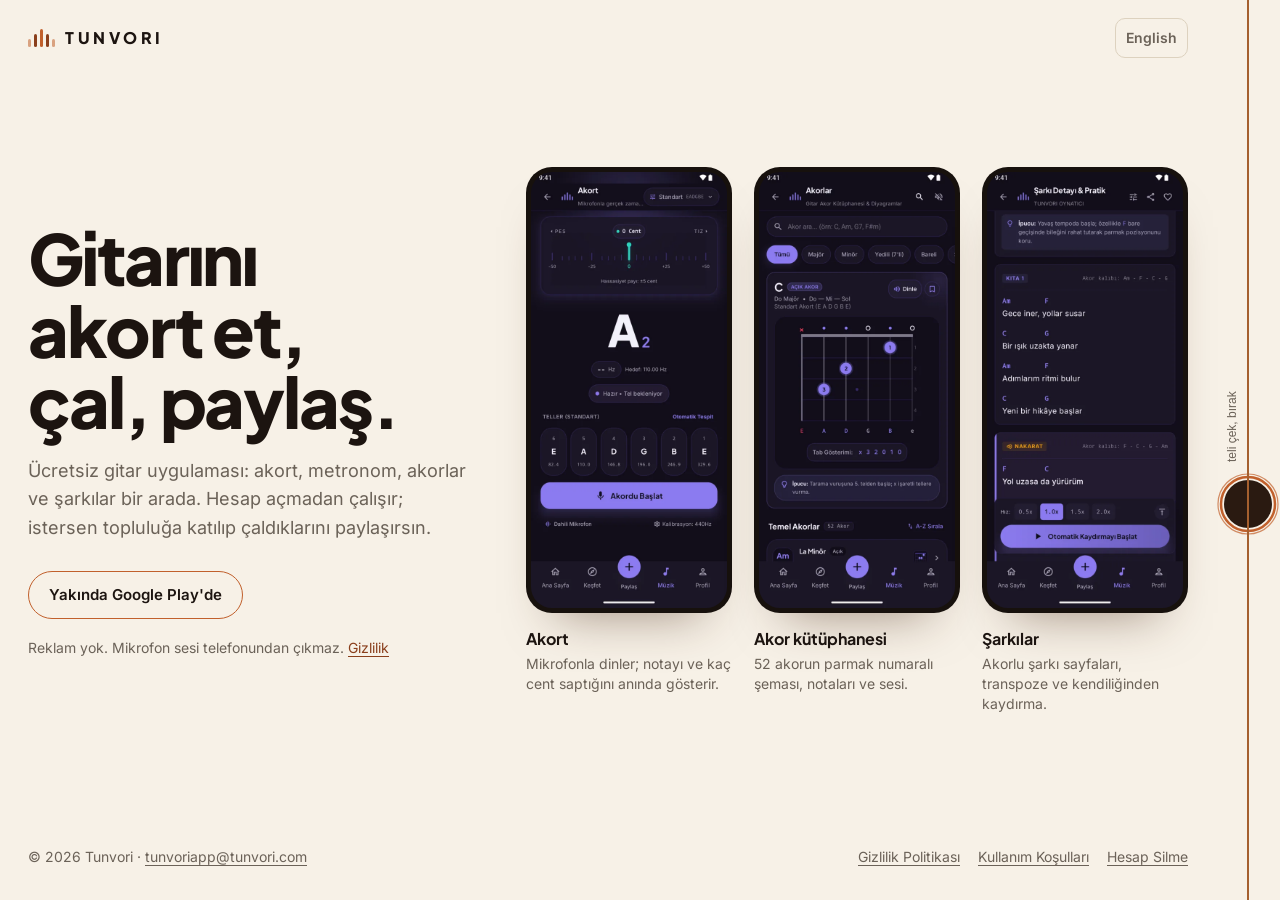
<file: index.html>
<!doctype html>
<html lang="tr">
<head>
  <meta charset="utf-8">
  <meta name="viewport" content="width=device-width, initial-scale=1">
  <title>Tunvori — Gitarını akort et, çal, paylaş</title>
  <meta name="description" content="Tunvori; akort, metronom, akor kütüphanesi ve şarkıları müzisyenlerden oluşan bir toplulukla bir araya getiren ücretsiz gitar uygulaması.">
  <meta name="theme-color" content="#f7f1e7">
  <link rel="icon" href="/assets/favicon.svg" type="image/svg+xml">
  <link rel="alternate" hreflang="tr" href="https://tunvori.com/">
  <link rel="alternate" hreflang="en" href="https://tunvori.com/en/">
  <link rel="stylesheet" href="/assets/site.css?v=3">
  <script src="/assets/site.js?v=3"></script>
</head>
<body class="home">
  <header class="topbar">
    <div class="wrap">
      <a class="brand" href="/" aria-label="Tunvori ana sayfa">
        <span class="brand-mark" aria-hidden="true"><span></span><span></span><span></span><span></span><span></span></span>
        <span class="brand-word">TUNVORI</span>
      </a>
      <nav class="nav" aria-label="Dil">
        <a class="lang" href="/en/" hreflang="en" lang="en">English</a>
      </nav>
    </div>
  </header>

  <main>
    <div class="wrap hero">
      <div>
        <h1>Gitarını <span class="nowrap">akort et,</span> çal, paylaş.</h1>
        <p class="lead">Ücretsiz gitar uygulaması: akort, metronom, akorlar ve şarkılar bir arada. Hesap açmadan çalışır; istersen topluluğa katılıp çaldıklarını paylaşırsın.</p>
        <p class="soon">Yakında Google Play'de</p>
        <p class="fine">Reklam yok. Mikrofon sesi telefonundan çıkmaz. <a href="/gizlilik">Gizlilik</a></p>
      </div>

      <ul class="shots" aria-label="Özellikler">
        <li class="shot">
          <div class="phone"><img src="/assets/screens/tuner.webp" width="540" height="1200" alt="Tunvori akort ekranı: La (A2) notası ve ±50 cent göstergesi"></div>
          <h2>Akort</h2>
          <p>Mikrofonla dinler; notayı ve kaç cent saptığını anında gösterir.</p>
        </li>
        <li class="shot">
          <div class="phone"><img src="/assets/screens/chords.webp" width="540" height="1200" alt="Tunvori akor kütüphanesi: Do majör akorunun parmak şeması"></div>
          <h2>Akor kütüphanesi</h2>
          <p>52 akorun parmak numaralı şeması, notaları ve sesi.</p>
        </li>
        <li class="shot">
          <div class="phone"><img src="/assets/screens/song.webp" width="540" height="1200" alt="Tunvori şarkı sayfası: söz üstünde akorlar ve otomatik kaydırma"></div>
          <h2>Şarkılar</h2>
          <p>Akorlu şarkı sayfaları, transpoze ve kendiliğinden kaydırma.</p>
        </li>
      </ul>
    </div>
  </main>

  <footer class="footer">
    <div class="wrap">
      <span>© 2026 Tunvori · <a href="mailto:tunvoriapp@tunvori.com">tunvoriapp@tunvori.com</a></span>
      <nav aria-label="Yasal">
        <a href="/gizlilik">Gizlilik Politikası</a>
        <a href="/kosullar">Kullanım Koşulları</a>
        <a href="/hesap-silme">Hesap Silme</a>
      </nav>
    </div>
  </footer>
</body>
</html>
</file>
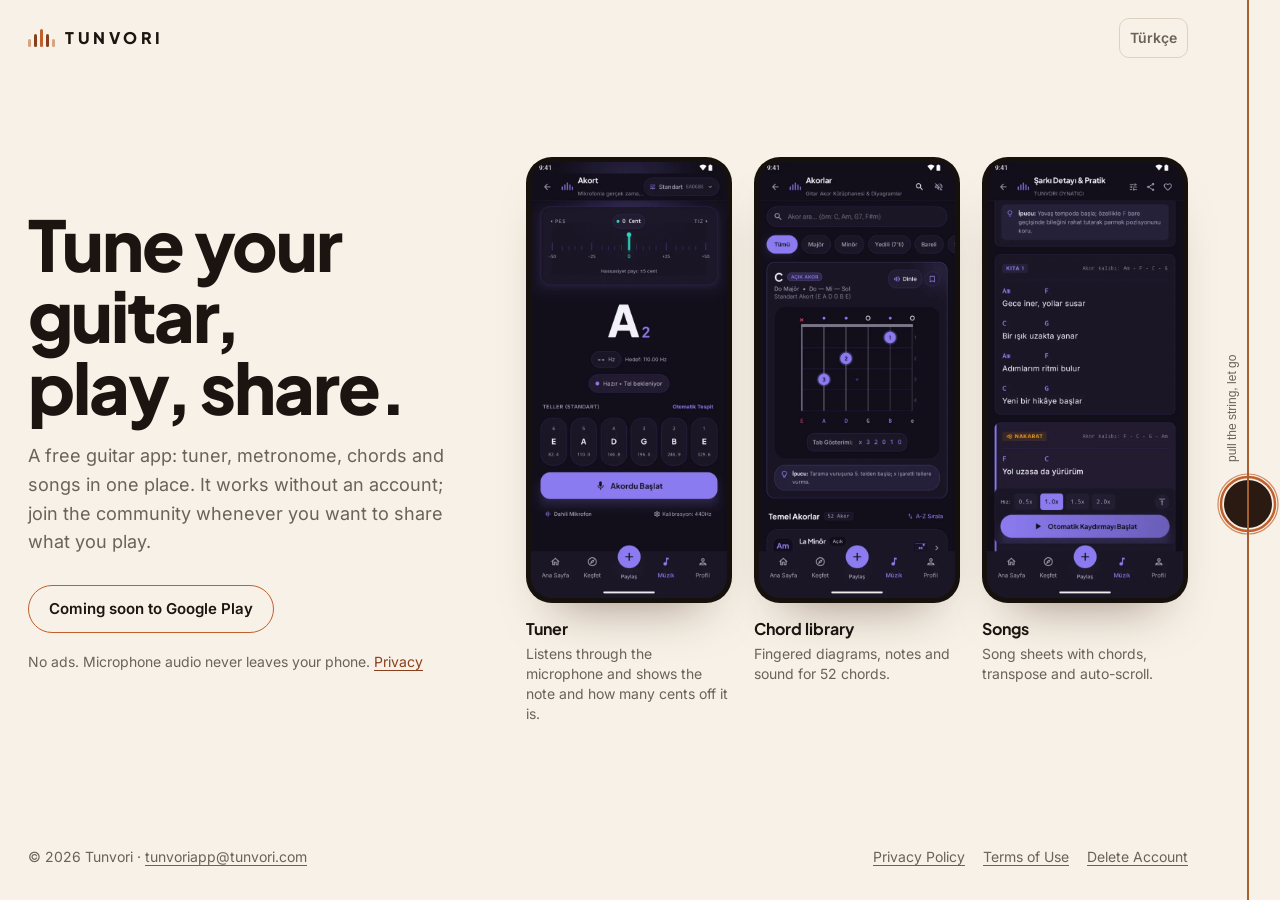
<file: en/index.html>
<!doctype html>
<html lang="en">
<head>
  <meta charset="utf-8">
  <meta name="viewport" content="width=device-width, initial-scale=1">
  <title>Tunvori — Tune your guitar, play, share</title>
  <meta name="description" content="Tunvori is a free guitar app that brings a tuner, metronome, chord library and songs together with a community of musicians.">
  <meta name="theme-color" content="#f7f1e7">
  <link rel="icon" href="/assets/favicon.svg" type="image/svg+xml">
  <link rel="alternate" hreflang="tr" href="https://tunvori.com/">
  <link rel="alternate" hreflang="en" href="https://tunvori.com/en/">
  <link rel="stylesheet" href="/assets/site.css?v=3">
  <script src="/assets/site.js?v=3"></script>
</head>
<body class="home">
  <header class="topbar">
    <div class="wrap">
      <a class="brand" href="/en/" aria-label="Tunvori home">
        <span class="brand-mark" aria-hidden="true"><span></span><span></span><span></span><span></span><span></span></span>
        <span class="brand-word">TUNVORI</span>
      </a>
      <nav class="nav" aria-label="Language">
        <a class="lang" href="/" hreflang="tr" lang="tr">Türkçe</a>
      </nav>
    </div>
  </header>

  <main>
    <div class="wrap hero">
      <div>
        <h1>Tune your guitar, play, share.</h1>
        <p class="lead">A free guitar app: tuner, metronome, chords and songs in one place. It works without an account; join the community whenever you want to share what you play.</p>
        <p class="soon">Coming soon to Google Play</p>
        <p class="fine">No ads. Microphone audio never leaves your phone. <a href="/en/privacy">Privacy</a></p>
      </div>

      <ul class="shots" aria-label="Features">
        <li class="shot">
          <div class="phone"><img src="/assets/screens/tuner.webp" width="540" height="1200" alt="Tunvori tuner screen: the note A2 on a ±50 cent scale"></div>
          <h2>Tuner</h2>
          <p>Listens through the microphone and shows the note and how many cents off it is.</p>
        </li>
        <li class="shot">
          <div class="phone"><img src="/assets/screens/chords.webp" width="540" height="1200" alt="Tunvori chord library: the fingering diagram of C major"></div>
          <h2>Chord library</h2>
          <p>Fingered diagrams, notes and sound for 52 chords.</p>
        </li>
        <li class="shot">
          <div class="phone"><img src="/assets/screens/song.webp" width="540" height="1200" alt="Tunvori song sheet: chords above the lyrics and auto-scroll"></div>
          <h2>Songs</h2>
          <p>Song sheets with chords, transpose and auto-scroll.</p>
        </li>
      </ul>
    </div>
  </main>

  <footer class="footer">
    <div class="wrap">
      <span>© 2026 Tunvori · <a href="mailto:tunvoriapp@tunvori.com">tunvoriapp@tunvori.com</a></span>
      <nav aria-label="Legal">
        <a href="/en/privacy">Privacy Policy</a>
        <a href="/en/terms">Terms of Use</a>
        <a href="/en/delete-account">Delete Account</a>
      </nav>
    </div>
  </footer>
</body>
</html>
</file>
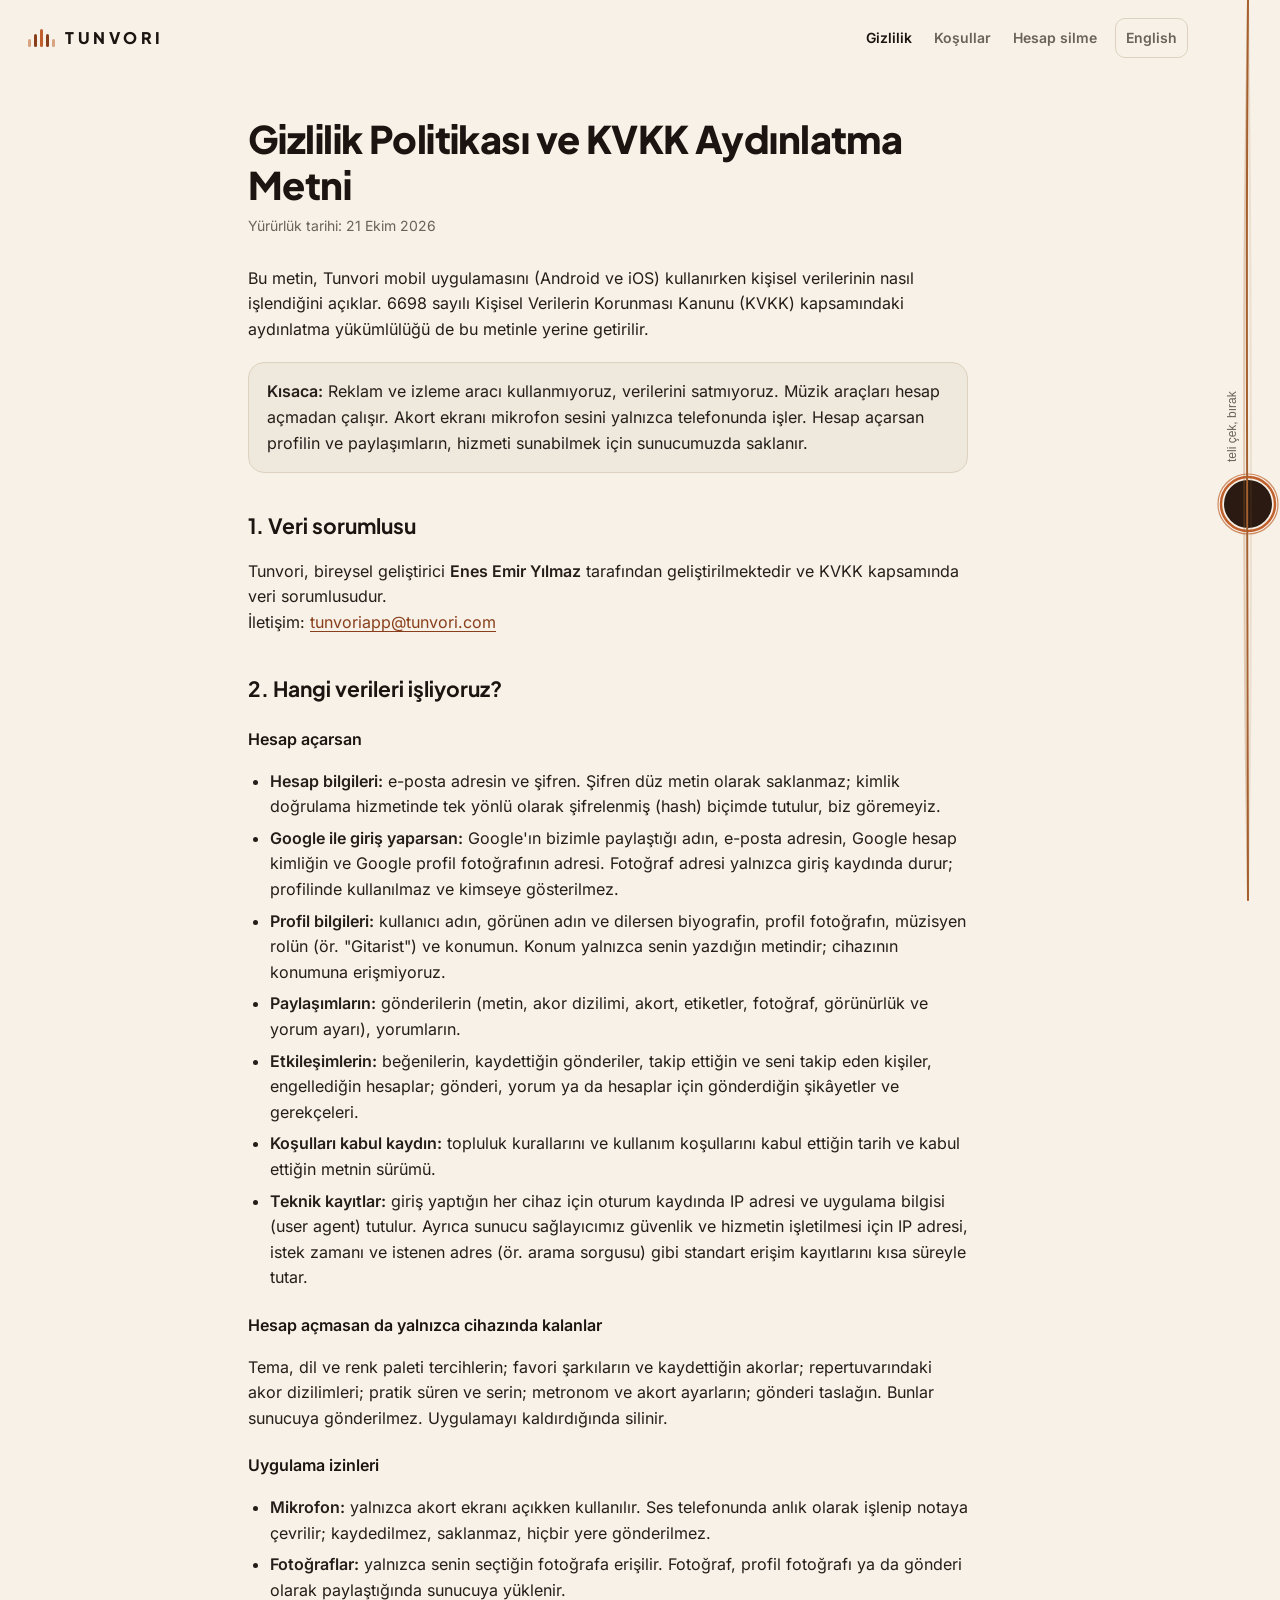
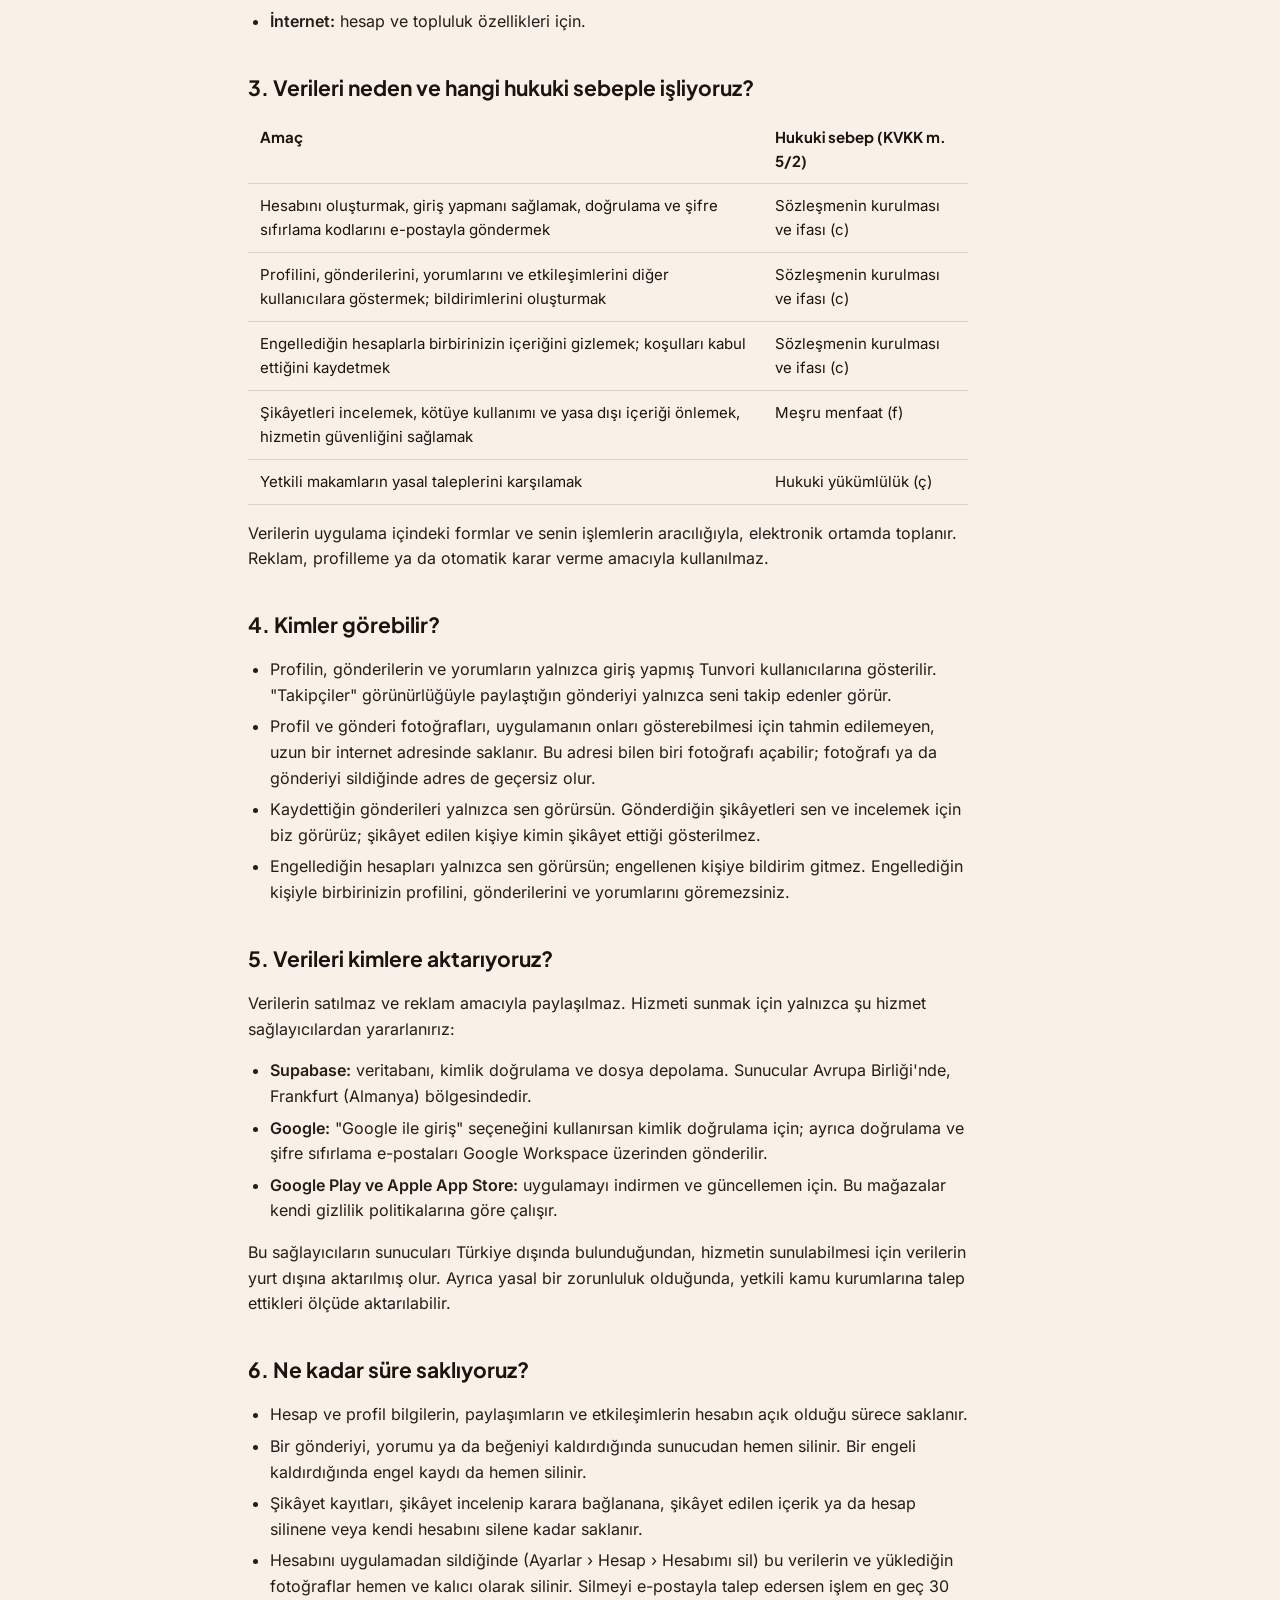
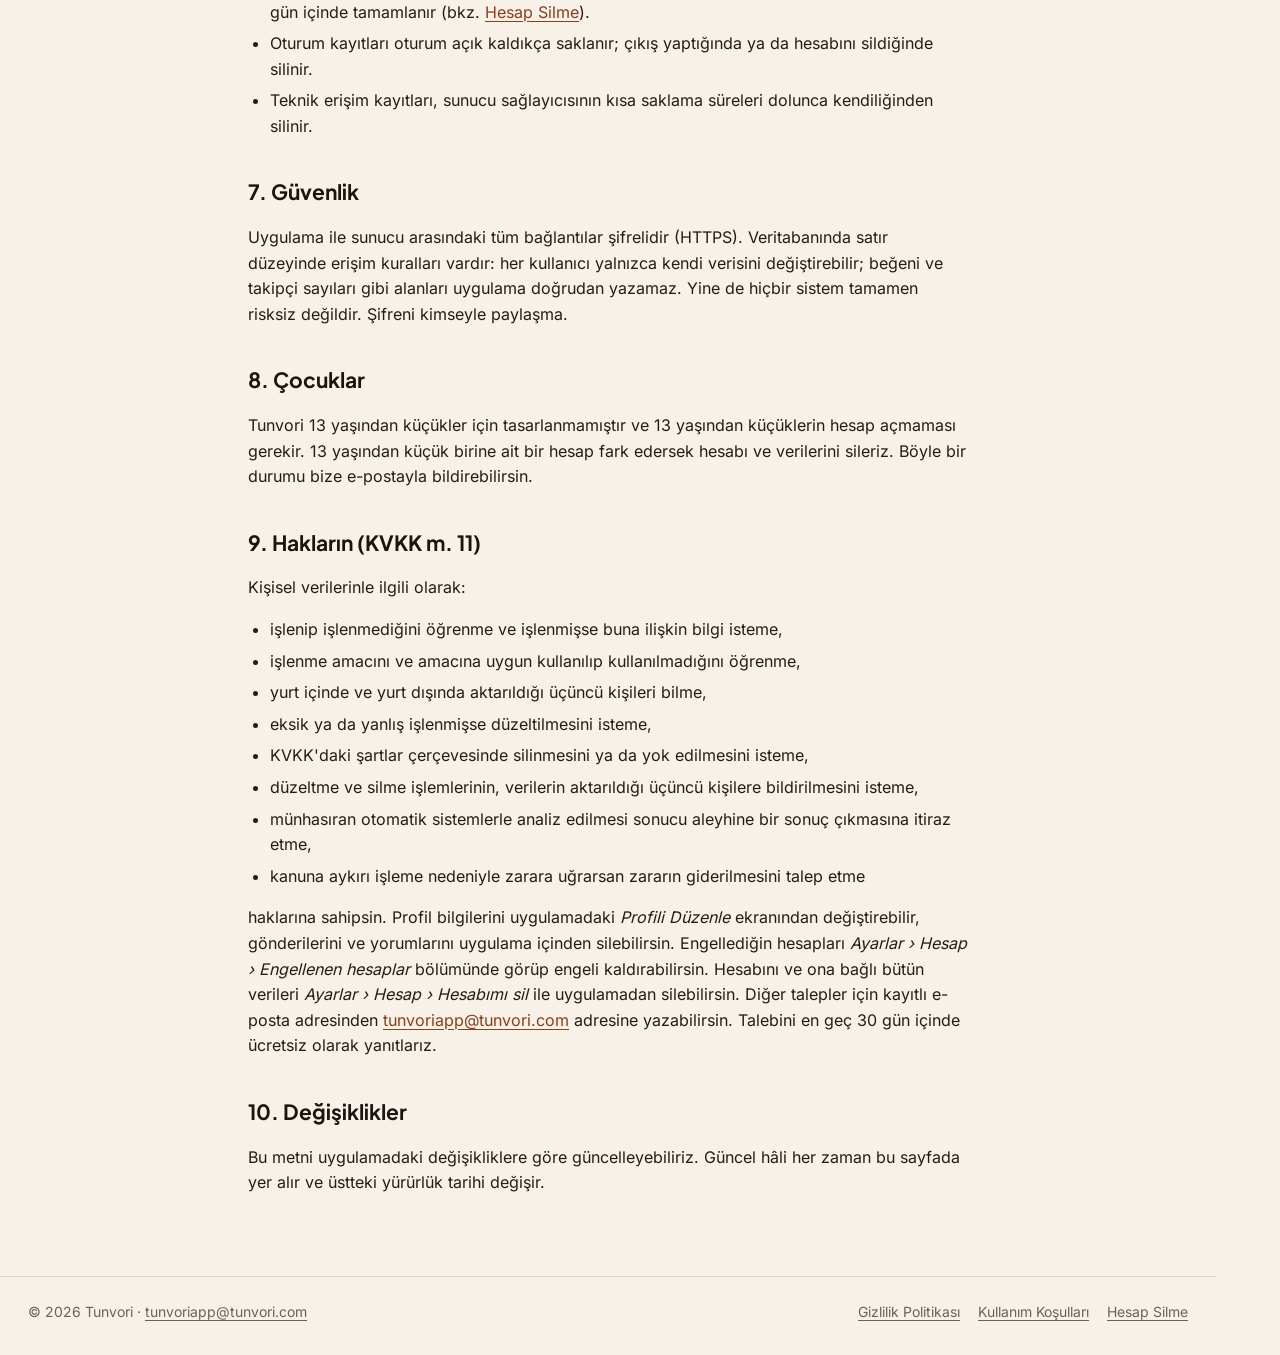
<file: gizlilik.html>
<!doctype html>
<html lang="tr">
<head>
  <meta charset="utf-8">
  <meta name="viewport" content="width=device-width, initial-scale=1">
  <title>Gizlilik Politikası — Tunvori</title>
  <meta name="description" content="Tunvori gizlilik politikası ve KVKK aydınlatma metni: hangi verileri neden işlediğimiz, kimlerle paylaştığımız ve haklarınız.">
  <link rel="icon" href="/assets/favicon.svg" type="image/svg+xml">
  <link rel="alternate" hreflang="tr" href="https://tunvori.com/gizlilik">
  <link rel="alternate" hreflang="en" href="https://tunvori.com/en/privacy">
  <meta name="theme-color" content="#f7f1e7">
  <link rel="stylesheet" href="/assets/site.css?v=3">
  <script src="/assets/site.js?v=3"></script>
</head>
<body>
  <header class="topbar">
    <div class="wrap">
      <a class="brand" href="/" aria-label="Tunvori ana sayfa">
        <span class="brand-mark" aria-hidden="true"><span></span><span></span><span></span><span></span><span></span></span>
        <span class="brand-word">TUNVORI</span>
      </a>
      <nav class="nav" aria-label="Site">
        <a href="/gizlilik" aria-current="page">Gizlilik</a>
        <a href="/kosullar">Koşullar</a>
        <a href="/hesap-silme">Hesap silme</a>
        <a class="lang" href="/en/privacy" hreflang="en" lang="en">English</a>
      </nav>
    </div>
  </header>

  <main class="doc">
    <h1>Gizlilik Politikası ve KVKK Aydınlatma Metni</h1>
    <p class="meta">Yürürlük tarihi: 21 Ekim 2026</p>

    <p>Bu metin, Tunvori mobil uygulamasını (Android ve iOS) kullanırken kişisel verilerinin nasıl işlendiğini açıklar. 6698 sayılı Kişisel Verilerin Korunması Kanunu (KVKK) kapsamındaki aydınlatma yükümlülüğü de bu metinle yerine getirilir.</p>

    <div class="note">
      <p><strong>Kısaca:</strong> Reklam ve izleme aracı kullanmıyoruz, verilerini satmıyoruz. Müzik araçları hesap açmadan çalışır. Akort ekranı mikrofon sesini yalnızca telefonunda işler. Hesap açarsan profilin ve paylaşımların, hizmeti sunabilmek için sunucumuzda saklanır.</p>
    </div>

    <h2>1. Veri sorumlusu</h2>
    <p>Tunvori, bireysel geliştirici <strong>Enes Emir Yılmaz</strong> tarafından geliştirilmektedir ve KVKK kapsamında veri sorumlusudur.<br>
    İletişim: <a href="mailto:tunvoriapp@tunvori.com">tunvoriapp@tunvori.com</a></p>

    <h2>2. Hangi verileri işliyoruz?</h2>

    <h3>Hesap açarsan</h3>
    <ul>
      <li><strong>Hesap bilgileri:</strong> e-posta adresin ve şifren. Şifren düz metin olarak saklanmaz; kimlik doğrulama hizmetinde tek yönlü olarak şifrelenmiş (hash) biçimde tutulur, biz göremeyiz.</li>
      <li><strong>Google ile giriş yaparsan:</strong> Google'ın bizimle paylaştığı adın, e-posta adresin, Google hesap kimliğin ve Google profil fotoğrafının adresi. Fotoğraf adresi yalnızca giriş kaydında durur; profilinde kullanılmaz ve kimseye gösterilmez.</li>
      <li><strong>Profil bilgileri:</strong> kullanıcı adın, görünen adın ve dilersen biyografin, profil fotoğrafın, müzisyen rolün (ör. "Gitarist") ve konumun. Konum yalnızca senin yazdığın metindir; cihazının konumuna erişmiyoruz.</li>
      <li><strong>Paylaşımların:</strong> gönderilerin (metin, akor dizilimi, akort, etiketler, fotoğraf, görünürlük ve yorum ayarı), yorumların.</li>
      <li><strong>Etkileşimlerin:</strong> beğenilerin, kaydettiğin gönderiler, takip ettiğin ve seni takip eden kişiler, engellediğin hesaplar; gönderi, yorum ya da hesaplar için gönderdiğin şikâyetler ve gerekçeleri.</li>
      <li><strong>Koşulları kabul kaydın:</strong> topluluk kurallarını ve kullanım koşullarını kabul ettiğin tarih ve kabul ettiğin metnin sürümü.</li>
      <li><strong>Teknik kayıtlar:</strong> giriş yaptığın her cihaz için oturum kaydında IP adresi ve uygulama bilgisi (user agent) tutulur. Ayrıca sunucu sağlayıcımız güvenlik ve hizmetin işletilmesi için IP adresi, istek zamanı ve istenen adres (ör. arama sorgusu) gibi standart erişim kayıtlarını kısa süreyle tutar.</li>
    </ul>

    <h3>Hesap açmasan da yalnızca cihazında kalanlar</h3>
    <p>Tema, dil ve renk paleti tercihlerin; favori şarkıların ve kaydettiğin akorlar; repertuvarındaki akor dizilimleri; pratik süren ve serin; metronom ve akort ayarların; gönderi taslağın. Bunlar sunucuya gönderilmez. Uygulamayı kaldırdığında silinir.</p>

    <h3>Uygulama izinleri</h3>
    <ul>
      <li><strong>Mikrofon:</strong> yalnızca akort ekranı açıkken kullanılır. Ses telefonunda anlık olarak işlenip notaya çevrilir; kaydedilmez, saklanmaz, hiçbir yere gönderilmez.</li>
      <li><strong>Fotoğraflar:</strong> yalnızca senin seçtiğin fotoğrafa erişilir. Fotoğraf, profil fotoğrafı ya da gönderi olarak paylaştığında sunucuya yüklenir.</li>
      <li><strong>İnternet:</strong> hesap ve topluluk özellikleri için.</li>
    </ul>

    <h2>3. Verileri neden ve hangi hukuki sebeple işliyoruz?</h2>
    <div class="table-wrap">
      <table>
        <thead><tr><th>Amaç</th><th>Hukuki sebep (KVKK m. 5/2)</th></tr></thead>
        <tbody>
          <tr><td>Hesabını oluşturmak, giriş yapmanı sağlamak, doğrulama ve şifre sıfırlama kodlarını e-postayla göndermek</td><td>Sözleşmenin kurulması ve ifası (c)</td></tr>
          <tr><td>Profilini, gönderilerini, yorumlarını ve etkileşimlerini diğer kullanıcılara göstermek; bildirimlerini oluşturmak</td><td>Sözleşmenin kurulması ve ifası (c)</td></tr>
          <tr><td>Engellediğin hesaplarla birbirinizin içeriğini gizlemek; koşulları kabul ettiğini kaydetmek</td><td>Sözleşmenin kurulması ve ifası (c)</td></tr>
          <tr><td>Şikâyetleri incelemek, kötüye kullanımı ve yasa dışı içeriği önlemek, hizmetin güvenliğini sağlamak</td><td>Meşru menfaat (f)</td></tr>
          <tr><td>Yetkili makamların yasal taleplerini karşılamak</td><td>Hukuki yükümlülük (ç)</td></tr>
        </tbody>
      </table>
    </div>
    <p>Verilerin uygulama içindeki formlar ve senin işlemlerin aracılığıyla, elektronik ortamda toplanır. Reklam, profilleme ya da otomatik karar verme amacıyla kullanılmaz.</p>

    <h2>4. Kimler görebilir?</h2>
    <ul>
      <li>Profilin, gönderilerin ve yorumların yalnızca giriş yapmış Tunvori kullanıcılarına gösterilir. "Takipçiler" görünürlüğüyle paylaştığın gönderiyi yalnızca seni takip edenler görür.</li>
      <li>Profil ve gönderi fotoğrafları, uygulamanın onları gösterebilmesi için tahmin edilemeyen, uzun bir internet adresinde saklanır. Bu adresi bilen biri fotoğrafı açabilir; fotoğrafı ya da gönderiyi sildiğinde adres de geçersiz olur.</li>
      <li>Kaydettiğin gönderileri yalnızca sen görürsün. Gönderdiğin şikâyetleri sen ve incelemek için biz görürüz; şikâyet edilen kişiye kimin şikâyet ettiği gösterilmez.</li>
      <li>Engellediğin hesapları yalnızca sen görürsün; engellenen kişiye bildirim gitmez. Engellediğin kişiyle birbirinizin profilini, gönderilerini ve yorumlarını göremezsiniz.</li>
    </ul>

    <h2>5. Verileri kimlere aktarıyoruz?</h2>
    <p>Verilerin satılmaz ve reklam amacıyla paylaşılmaz. Hizmeti sunmak için yalnızca şu hizmet sağlayıcılardan yararlanırız:</p>
    <ul>
      <li><strong>Supabase:</strong> veritabanı, kimlik doğrulama ve dosya depolama. Sunucular Avrupa Birliği'nde, Frankfurt (Almanya) bölgesindedir.</li>
      <li><strong>Google:</strong> "Google ile giriş" seçeneğini kullanırsan kimlik doğrulama için; ayrıca doğrulama ve şifre sıfırlama e-postaları Google Workspace üzerinden gönderilir.</li>
      <li><strong>Google Play ve Apple App Store:</strong> uygulamayı indirmen ve güncellemen için. Bu mağazalar kendi gizlilik politikalarına göre çalışır.</li>
    </ul>
    <p>Bu sağlayıcıların sunucuları Türkiye dışında bulunduğundan, hizmetin sunulabilmesi için verilerin yurt dışına aktarılmış olur. Ayrıca yasal bir zorunluluk olduğunda, yetkili kamu kurumlarına talep ettikleri ölçüde aktarılabilir.</p>

    <h2>6. Ne kadar süre saklıyoruz?</h2>
    <ul>
      <li>Hesap ve profil bilgilerin, paylaşımların ve etkileşimlerin hesabın açık olduğu sürece saklanır.</li>
      <li>Bir gönderiyi, yorumu ya da beğeniyi kaldırdığında sunucudan hemen silinir. Bir engeli kaldırdığında engel kaydı da hemen silinir.</li>
      <li>Şikâyet kayıtları, şikâyet incelenip karara bağlanana, şikâyet edilen içerik ya da hesap silinene veya kendi hesabını silene kadar saklanır.</li>
      <li>Hesabını uygulamadan sildiğinde (Ayarlar › Hesap › Hesabımı sil) bu verilerin ve yüklediğin fotoğraflar hemen ve kalıcı olarak silinir. Silmeyi e-postayla talep edersen işlem en geç 30 gün içinde tamamlanır (bkz. <a href="/hesap-silme">Hesap Silme</a>).</li>
      <li>Oturum kayıtları oturum açık kaldıkça saklanır; çıkış yaptığında ya da hesabını sildiğinde silinir.</li>
      <li>Teknik erişim kayıtları, sunucu sağlayıcısının kısa saklama süreleri dolunca kendiliğinden silinir.</li>
    </ul>

    <h2>7. Güvenlik</h2>
    <p>Uygulama ile sunucu arasındaki tüm bağlantılar şifrelidir (HTTPS). Veritabanında satır düzeyinde erişim kuralları vardır: her kullanıcı yalnızca kendi verisini değiştirebilir; beğeni ve takipçi sayıları gibi alanları uygulama doğrudan yazamaz. Yine de hiçbir sistem tamamen risksiz değildir. Şifreni kimseyle paylaşma.</p>

    <h2>8. Çocuklar</h2>
    <p>Tunvori 13 yaşından küçükler için tasarlanmamıştır ve 13 yaşından küçüklerin hesap açmaması gerekir. 13 yaşından küçük birine ait bir hesap fark edersek hesabı ve verilerini sileriz. Böyle bir durumu bize e-postayla bildirebilirsin.</p>

    <h2>9. Hakların (KVKK m. 11)</h2>
    <p>Kişisel verilerinle ilgili olarak:</p>
    <ul>
      <li>işlenip işlenmediğini öğrenme ve işlenmişse buna ilişkin bilgi isteme,</li>
      <li>işlenme amacını ve amacına uygun kullanılıp kullanılmadığını öğrenme,</li>
      <li>yurt içinde ve yurt dışında aktarıldığı üçüncü kişileri bilme,</li>
      <li>eksik ya da yanlış işlenmişse düzeltilmesini isteme,</li>
      <li>KVKK'daki şartlar çerçevesinde silinmesini ya da yok edilmesini isteme,</li>
      <li>düzeltme ve silme işlemlerinin, verilerin aktarıldığı üçüncü kişilere bildirilmesini isteme,</li>
      <li>münhasıran otomatik sistemlerle analiz edilmesi sonucu aleyhine bir sonuç çıkmasına itiraz etme,</li>
      <li>kanuna aykırı işleme nedeniyle zarara uğrarsan zararın giderilmesini talep etme</li>
    </ul>
    <p>haklarına sahipsin. Profil bilgilerini uygulamadaki <em>Profili Düzenle</em> ekranından değiştirebilir, gönderilerini ve yorumlarını uygulama içinden silebilirsin. Engellediğin hesapları <em>Ayarlar › Hesap › Engellenen hesaplar</em> bölümünde görüp engeli kaldırabilirsin. Hesabını ve ona bağlı bütün verileri <em>Ayarlar › Hesap › Hesabımı sil</em> ile uygulamadan silebilirsin. Diğer talepler için kayıtlı e-posta adresinden <a href="mailto:tunvoriapp@tunvori.com">tunvoriapp@tunvori.com</a> adresine yazabilirsin. Talebini en geç 30 gün içinde ücretsiz olarak yanıtlarız.</p>

    <h2>10. Değişiklikler</h2>
    <p>Bu metni uygulamadaki değişikliklere göre güncelleyebiliriz. Güncel hâli her zaman bu sayfada yer alır ve üstteki yürürlük tarihi değişir.</p>
  </main>

  <footer class="footer">
    <div class="wrap">
      <span>© 2026 Tunvori · <a href="mailto:tunvoriapp@tunvori.com">tunvoriapp@tunvori.com</a></span>
      <nav aria-label="Yasal">
        <a href="/gizlilik">Gizlilik Politikası</a>
        <a href="/kosullar">Kullanım Koşulları</a>
        <a href="/hesap-silme">Hesap Silme</a>
      </nav>
    </div>
  </footer>
</body>
</html>
</file>
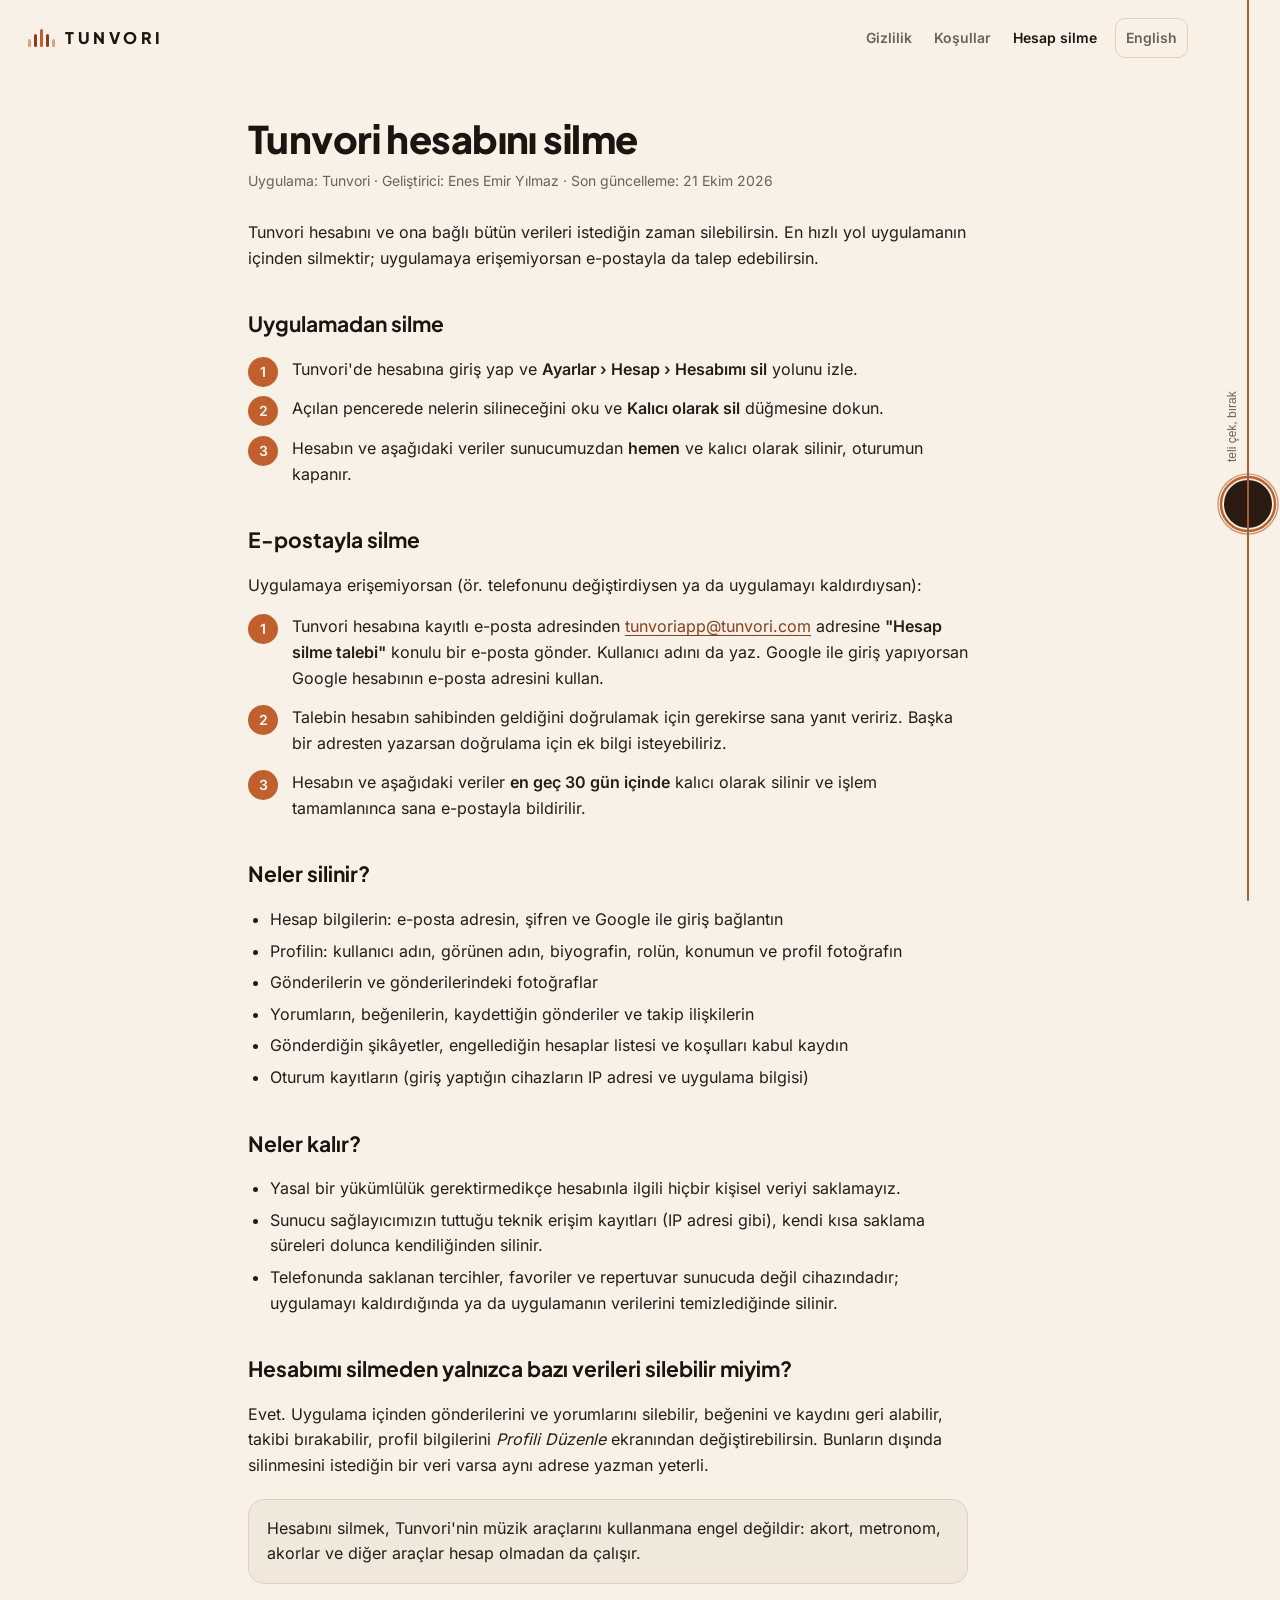
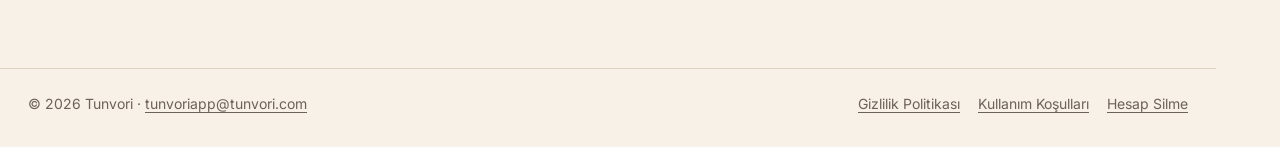
<file: hesap-silme.html>
<!doctype html>
<html lang="tr">
<head>
  <meta charset="utf-8">
  <meta name="viewport" content="width=device-width, initial-scale=1">
  <title>Hesap Silme — Tunvori</title>
  <meta name="description" content="Tunvori hesabını ve verilerini uygulamadan ya da e-postayla nasıl silebileceğin, hangi verilerin silindiği ve ne kadar sürdüğü.">
  <link rel="icon" href="/assets/favicon.svg" type="image/svg+xml">
  <link rel="alternate" hreflang="tr" href="https://tunvori.com/hesap-silme">
  <link rel="alternate" hreflang="en" href="https://tunvori.com/en/delete-account">
  <meta name="theme-color" content="#f7f1e7">
  <link rel="stylesheet" href="/assets/site.css?v=3">
  <script src="/assets/site.js?v=3"></script>
</head>
<body>
  <header class="topbar">
    <div class="wrap">
      <a class="brand" href="/" aria-label="Tunvori ana sayfa">
        <span class="brand-mark" aria-hidden="true"><span></span><span></span><span></span><span></span><span></span></span>
        <span class="brand-word">TUNVORI</span>
      </a>
      <nav class="nav" aria-label="Site">
        <a href="/gizlilik">Gizlilik</a>
        <a href="/kosullar">Koşullar</a>
        <a href="/hesap-silme" aria-current="page">Hesap silme</a>
        <a class="lang" href="/en/delete-account" hreflang="en" lang="en">English</a>
      </nav>
    </div>
  </header>

  <main class="doc">
    <h1>Tunvori hesabını silme</h1>
    <p class="meta">Uygulama: Tunvori · Geliştirici: Enes Emir Yılmaz · Son güncelleme: 21 Ekim 2026</p>

    <p>Tunvori hesabını ve ona bağlı bütün verileri istediğin zaman silebilirsin. En hızlı yol uygulamanın içinden silmektir; uygulamaya erişemiyorsan e-postayla da talep edebilirsin.</p>

    <h2>Uygulamadan silme</h2>
    <ol class="steps">
      <li>Tunvori'de hesabına giriş yap ve <strong>Ayarlar › Hesap › Hesabımı sil</strong> yolunu izle.</li>
      <li>Açılan pencerede nelerin silineceğini oku ve <strong>Kalıcı olarak sil</strong> düğmesine dokun.</li>
      <li>Hesabın ve aşağıdaki veriler sunucumuzdan <strong>hemen</strong> ve kalıcı olarak silinir, oturumun kapanır.</li>
    </ol>

    <h2>E-postayla silme</h2>
    <p>Uygulamaya erişemiyorsan (ör. telefonunu değiştirdiysen ya da uygulamayı kaldırdıysan):</p>
    <ol class="steps">
      <li>Tunvori hesabına kayıtlı e-posta adresinden <a href="mailto:tunvoriapp@tunvori.com?subject=Hesap%20silme%20talebi">tunvoriapp@tunvori.com</a> adresine <strong>"Hesap silme talebi"</strong> konulu bir e-posta gönder. Kullanıcı adını da yaz. Google ile giriş yapıyorsan Google hesabının e-posta adresini kullan.</li>
      <li>Talebin hesabın sahibinden geldiğini doğrulamak için gerekirse sana yanıt veririz. Başka bir adresten yazarsan doğrulama için ek bilgi isteyebiliriz.</li>
      <li>Hesabın ve aşağıdaki veriler <strong>en geç 30 gün içinde</strong> kalıcı olarak silinir ve işlem tamamlanınca sana e-postayla bildirilir.</li>
    </ol>

    <h2>Neler silinir?</h2>
    <ul>
      <li>Hesap bilgilerin: e-posta adresin, şifren ve Google ile giriş bağlantın</li>
      <li>Profilin: kullanıcı adın, görünen adın, biyografin, rolün, konumun ve profil fotoğrafın</li>
      <li>Gönderilerin ve gönderilerindeki fotoğraflar</li>
      <li>Yorumların, beğenilerin, kaydettiğin gönderiler ve takip ilişkilerin</li>
      <li>Gönderdiğin şikâyetler, engellediğin hesaplar listesi ve koşulları kabul kaydın</li>
      <li>Oturum kayıtların (giriş yaptığın cihazların IP adresi ve uygulama bilgisi)</li>
    </ul>

    <h2>Neler kalır?</h2>
    <ul>
      <li>Yasal bir yükümlülük gerektirmedikçe hesabınla ilgili hiçbir kişisel veriyi saklamayız.</li>
      <li>Sunucu sağlayıcımızın tuttuğu teknik erişim kayıtları (IP adresi gibi), kendi kısa saklama süreleri dolunca kendiliğinden silinir.</li>
      <li>Telefonunda saklanan tercihler, favoriler ve repertuvar sunucuda değil cihazındadır; uygulamayı kaldırdığında ya da uygulamanın verilerini temizlediğinde silinir.</li>
    </ul>

    <h2>Hesabımı silmeden yalnızca bazı verileri silebilir miyim?</h2>
    <p>Evet. Uygulama içinden gönderilerini ve yorumlarını silebilir, beğenini ve kaydını geri alabilir, takibi bırakabilir, profil bilgilerini <em>Profili Düzenle</em> ekranından değiştirebilirsin. Bunların dışında silinmesini istediğin bir veri varsa aynı adrese yazman yeterli.</p>

    <div class="note">
      <p>Hesabını silmek, Tunvori'nin müzik araçlarını kullanmana engel değildir: akort, metronom, akorlar ve diğer araçlar hesap olmadan da çalışır.</p>
    </div>
  </main>

  <footer class="footer">
    <div class="wrap">
      <span>© 2026 Tunvori · <a href="mailto:tunvoriapp@tunvori.com">tunvoriapp@tunvori.com</a></span>
      <nav aria-label="Yasal">
        <a href="/gizlilik">Gizlilik Politikası</a>
        <a href="/kosullar">Kullanım Koşulları</a>
        <a href="/hesap-silme">Hesap Silme</a>
      </nav>
    </div>
  </footer>
</body>
</html>
</file>
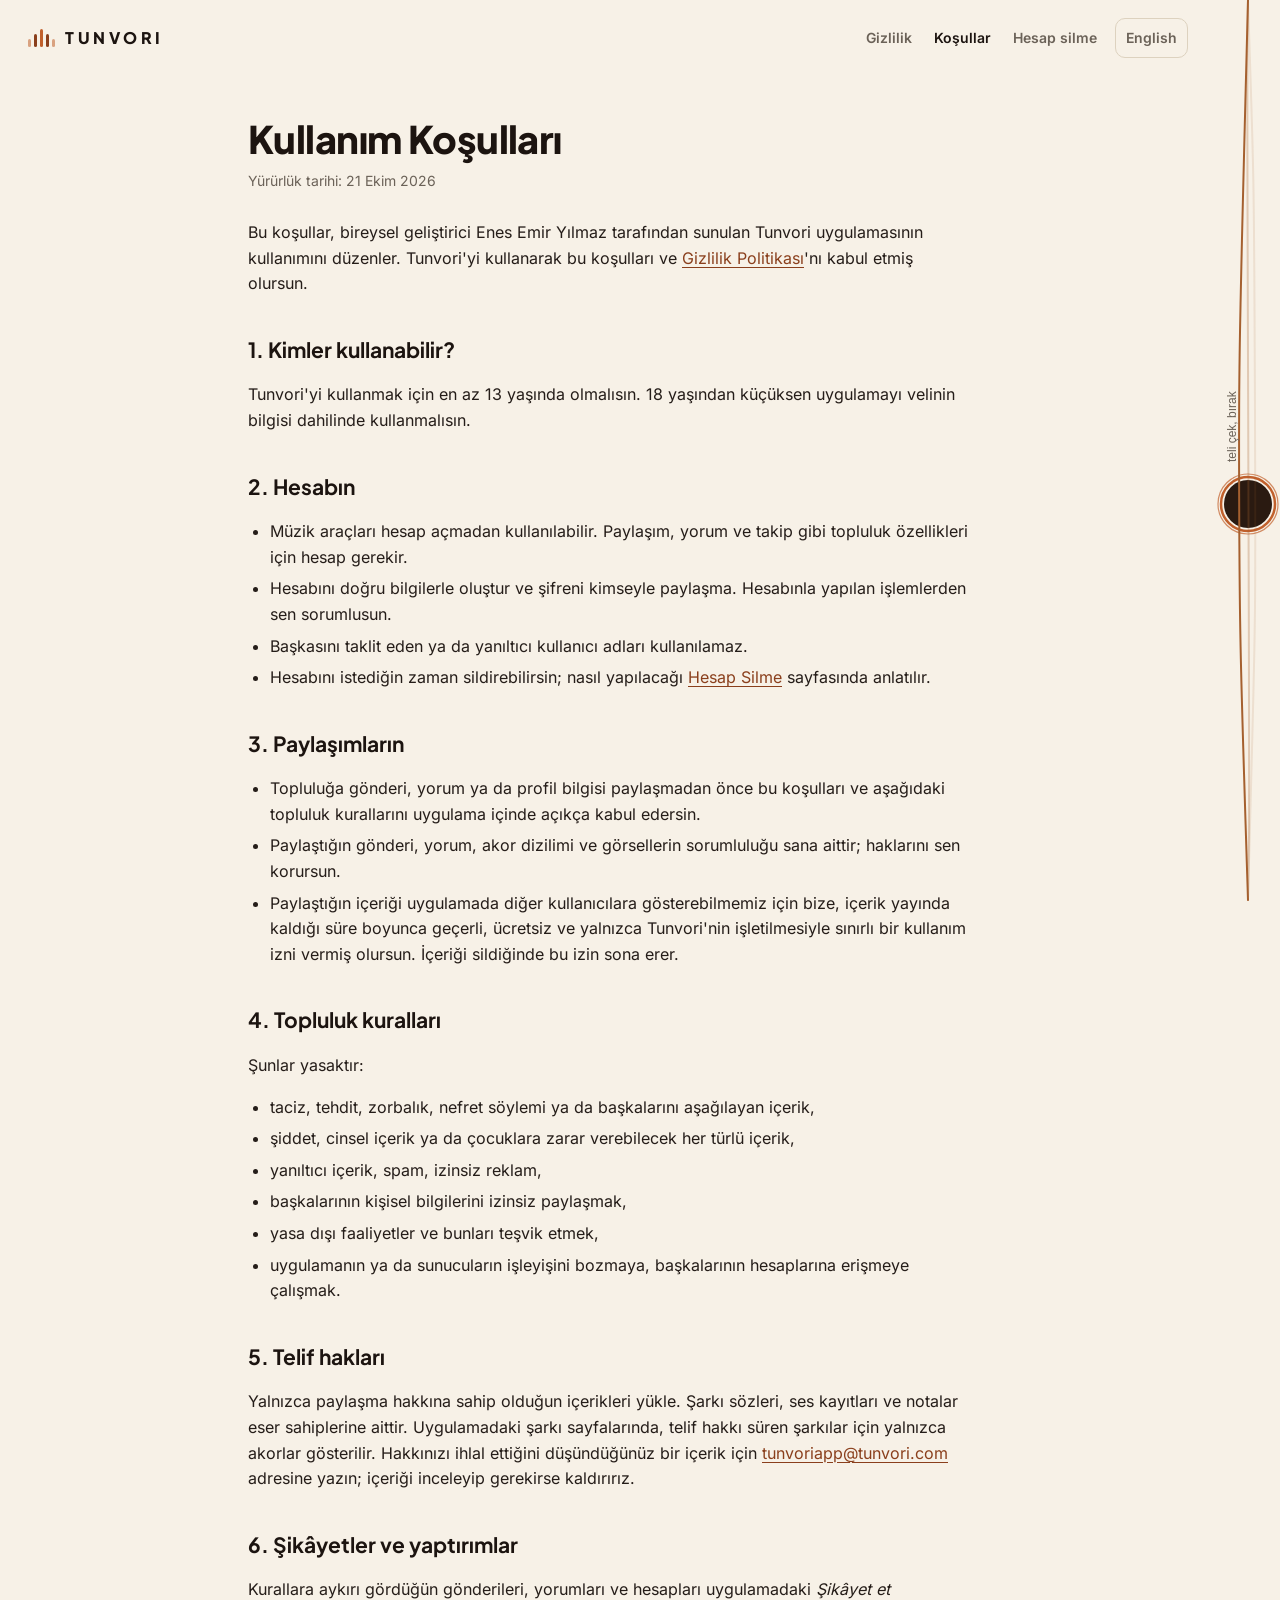
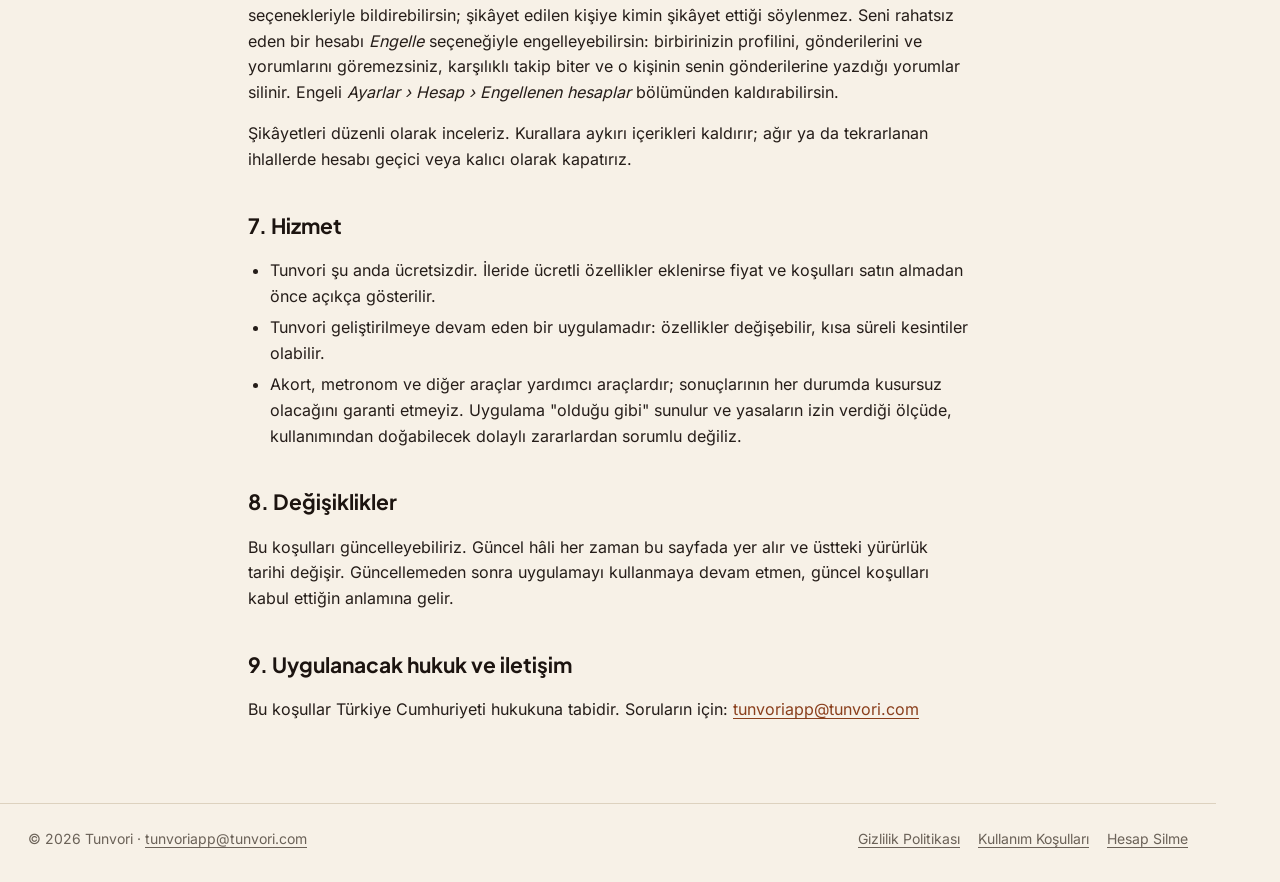
<file: kosullar.html>
<!doctype html>
<html lang="tr">
<head>
  <meta charset="utf-8">
  <meta name="viewport" content="width=device-width, initial-scale=1">
  <title>Kullanım Koşulları — Tunvori</title>
  <meta name="description" content="Tunvori kullanım koşulları: hesabın, paylaşımların, telif hakları ve topluluk kuralları.">
  <link rel="icon" href="/assets/favicon.svg" type="image/svg+xml">
  <link rel="alternate" hreflang="tr" href="https://tunvori.com/kosullar">
  <link rel="alternate" hreflang="en" href="https://tunvori.com/en/terms">
  <meta name="theme-color" content="#f7f1e7">
  <link rel="stylesheet" href="/assets/site.css?v=3">
  <script src="/assets/site.js?v=3"></script>
</head>
<body>
  <header class="topbar">
    <div class="wrap">
      <a class="brand" href="/" aria-label="Tunvori ana sayfa">
        <span class="brand-mark" aria-hidden="true"><span></span><span></span><span></span><span></span><span></span></span>
        <span class="brand-word">TUNVORI</span>
      </a>
      <nav class="nav" aria-label="Site">
        <a href="/gizlilik">Gizlilik</a>
        <a href="/kosullar" aria-current="page">Koşullar</a>
        <a href="/hesap-silme">Hesap silme</a>
        <a class="lang" href="/en/terms" hreflang="en" lang="en">English</a>
      </nav>
    </div>
  </header>

  <main class="doc">
    <h1>Kullanım Koşulları</h1>
    <p class="meta">Yürürlük tarihi: 21 Ekim 2026</p>

    <p>Bu koşullar, bireysel geliştirici Enes Emir Yılmaz tarafından sunulan Tunvori uygulamasının kullanımını düzenler. Tunvori'yi kullanarak bu koşulları ve <a href="/gizlilik">Gizlilik Politikası</a>'nı kabul etmiş olursun.</p>

    <h2>1. Kimler kullanabilir?</h2>
    <p>Tunvori'yi kullanmak için en az 13 yaşında olmalısın. 18 yaşından küçüksen uygulamayı velinin bilgisi dahilinde kullanmalısın.</p>

    <h2>2. Hesabın</h2>
    <ul>
      <li>Müzik araçları hesap açmadan kullanılabilir. Paylaşım, yorum ve takip gibi topluluk özellikleri için hesap gerekir.</li>
      <li>Hesabını doğru bilgilerle oluştur ve şifreni kimseyle paylaşma. Hesabınla yapılan işlemlerden sen sorumlusun.</li>
      <li>Başkasını taklit eden ya da yanıltıcı kullanıcı adları kullanılamaz.</li>
      <li>Hesabını istediğin zaman sildirebilirsin; nasıl yapılacağı <a href="/hesap-silme">Hesap Silme</a> sayfasında anlatılır.</li>
    </ul>

    <h2>3. Paylaşımların</h2>
    <ul>
      <li>Topluluğa gönderi, yorum ya da profil bilgisi paylaşmadan önce bu koşulları ve aşağıdaki topluluk kurallarını uygulama içinde açıkça kabul edersin.</li>
      <li>Paylaştığın gönderi, yorum, akor dizilimi ve görsellerin sorumluluğu sana aittir; haklarını sen korursun.</li>
      <li>Paylaştığın içeriği uygulamada diğer kullanıcılara gösterebilmemiz için bize, içerik yayında kaldığı süre boyunca geçerli, ücretsiz ve yalnızca Tunvori'nin işletilmesiyle sınırlı bir kullanım izni vermiş olursun. İçeriği sildiğinde bu izin sona erer.</li>
    </ul>

    <h2>4. Topluluk kuralları</h2>
    <p>Şunlar yasaktır:</p>
    <ul>
      <li>taciz, tehdit, zorbalık, nefret söylemi ya da başkalarını aşağılayan içerik,</li>
      <li>şiddet, cinsel içerik ya da çocuklara zarar verebilecek her türlü içerik,</li>
      <li>yanıltıcı içerik, spam, izinsiz reklam,</li>
      <li>başkalarının kişisel bilgilerini izinsiz paylaşmak,</li>
      <li>yasa dışı faaliyetler ve bunları teşvik etmek,</li>
      <li>uygulamanın ya da sunucuların işleyişini bozmaya, başkalarının hesaplarına erişmeye çalışmak.</li>
    </ul>

    <h2>5. Telif hakları</h2>
    <p>Yalnızca paylaşma hakkına sahip olduğun içerikleri yükle. Şarkı sözleri, ses kayıtları ve notalar eser sahiplerine aittir. Uygulamadaki şarkı sayfalarında, telif hakkı süren şarkılar için yalnızca akorlar gösterilir. Hakkınızı ihlal ettiğini düşündüğünüz bir içerik için <a href="mailto:tunvoriapp@tunvori.com">tunvoriapp@tunvori.com</a> adresine yazın; içeriği inceleyip gerekirse kaldırırız.</p>

    <h2>6. Şikâyetler ve yaptırımlar</h2>
    <p>Kurallara aykırı gördüğün gönderileri, yorumları ve hesapları uygulamadaki <em>Şikâyet et</em> seçenekleriyle bildirebilirsin; şikâyet edilen kişiye kimin şikâyet ettiği söylenmez. Seni rahatsız eden bir hesabı <em>Engelle</em> seçeneğiyle engelleyebilirsin: birbirinizin profilini, gönderilerini ve yorumlarını göremezsiniz, karşılıklı takip biter ve o kişinin senin gönderilerine yazdığı yorumlar silinir. Engeli <em>Ayarlar › Hesap › Engellenen hesaplar</em> bölümünden kaldırabilirsin.</p>
    <p>Şikâyetleri düzenli olarak inceleriz. Kurallara aykırı içerikleri kaldırır; ağır ya da tekrarlanan ihlallerde hesabı geçici veya kalıcı olarak kapatırız.</p>

    <h2>7. Hizmet</h2>
    <ul>
      <li>Tunvori şu anda ücretsizdir. İleride ücretli özellikler eklenirse fiyat ve koşulları satın almadan önce açıkça gösterilir.</li>
      <li>Tunvori geliştirilmeye devam eden bir uygulamadır: özellikler değişebilir, kısa süreli kesintiler olabilir.</li>
      <li>Akort, metronom ve diğer araçlar yardımcı araçlardır; sonuçlarının her durumda kusursuz olacağını garanti etmeyiz. Uygulama "olduğu gibi" sunulur ve yasaların izin verdiği ölçüde, kullanımından doğabilecek dolaylı zararlardan sorumlu değiliz.</li>
    </ul>

    <h2>8. Değişiklikler</h2>
    <p>Bu koşulları güncelleyebiliriz. Güncel hâli her zaman bu sayfada yer alır ve üstteki yürürlük tarihi değişir. Güncellemeden sonra uygulamayı kullanmaya devam etmen, güncel koşulları kabul ettiğin anlamına gelir.</p>

    <h2>9. Uygulanacak hukuk ve iletişim</h2>
    <p>Bu koşullar Türkiye Cumhuriyeti hukukuna tabidir. Soruların için: <a href="mailto:tunvoriapp@tunvori.com">tunvoriapp@tunvori.com</a></p>
  </main>

  <footer class="footer">
    <div class="wrap">
      <span>© 2026 Tunvori · <a href="mailto:tunvoriapp@tunvori.com">tunvoriapp@tunvori.com</a></span>
      <nav aria-label="Yasal">
        <a href="/gizlilik">Gizlilik Politikası</a>
        <a href="/kosullar">Kullanım Koşulları</a>
        <a href="/hesap-silme">Hesap Silme</a>
      </nav>
    </div>
  </footer>
</body>
</html>
</file>
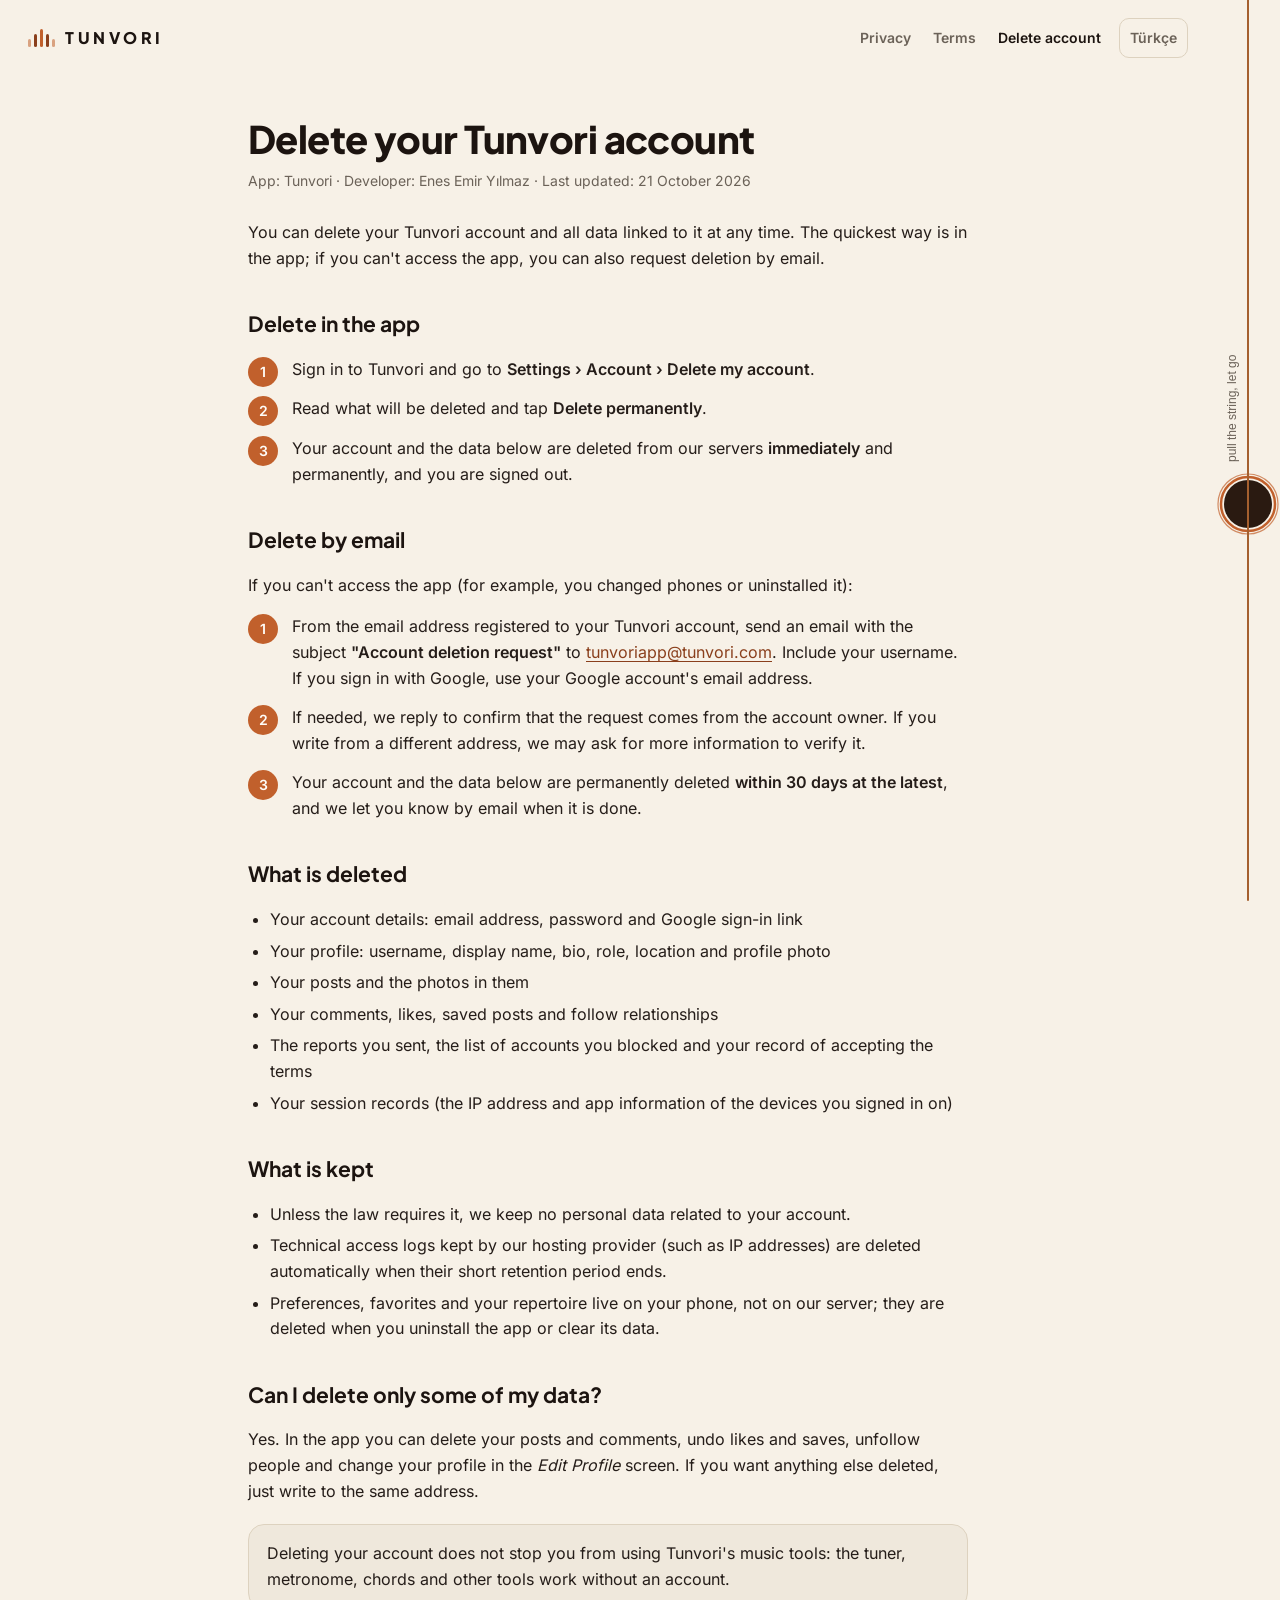
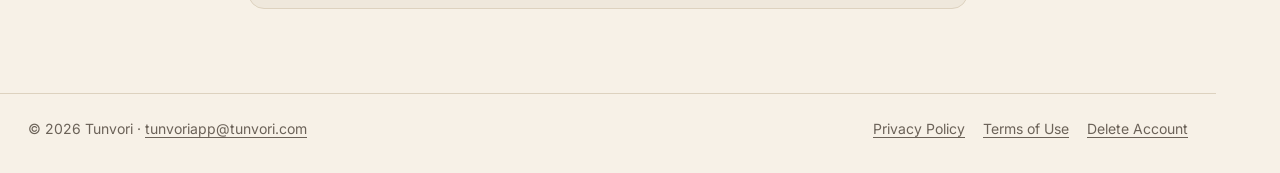
<file: en/delete-account.html>
<!doctype html>
<html lang="en">
<head>
  <meta charset="utf-8">
  <meta name="viewport" content="width=device-width, initial-scale=1">
  <title>Delete Account — Tunvori</title>
  <meta name="description" content="How to delete your Tunvori account and data in the app or by email, what is deleted and how long it takes.">
  <link rel="icon" href="/assets/favicon.svg" type="image/svg+xml">
  <link rel="alternate" hreflang="tr" href="https://tunvori.com/hesap-silme">
  <link rel="alternate" hreflang="en" href="https://tunvori.com/en/delete-account">
  <meta name="theme-color" content="#f7f1e7">
  <link rel="stylesheet" href="/assets/site.css?v=3">
  <script src="/assets/site.js?v=3"></script>
</head>
<body>
  <header class="topbar">
    <div class="wrap">
      <a class="brand" href="/en/" aria-label="Tunvori home">
        <span class="brand-mark" aria-hidden="true"><span></span><span></span><span></span><span></span><span></span></span>
        <span class="brand-word">TUNVORI</span>
      </a>
      <nav class="nav" aria-label="Site">
        <a href="/en/privacy">Privacy</a>
        <a href="/en/terms">Terms</a>
        <a href="/en/delete-account" aria-current="page">Delete account</a>
        <a class="lang" href="/hesap-silme" hreflang="tr" lang="tr">Türkçe</a>
      </nav>
    </div>
  </header>

  <main class="doc">
    <h1>Delete your Tunvori account</h1>
    <p class="meta">App: Tunvori · Developer: Enes Emir Yılmaz · Last updated: 21 October 2026</p>

    <p>You can delete your Tunvori account and all data linked to it at any time. The quickest way is in the app; if you can't access the app, you can also request deletion by email.</p>

    <h2>Delete in the app</h2>
    <ol class="steps">
      <li>Sign in to Tunvori and go to <strong>Settings › Account › Delete my account</strong>.</li>
      <li>Read what will be deleted and tap <strong>Delete permanently</strong>.</li>
      <li>Your account and the data below are deleted from our servers <strong>immediately</strong> and permanently, and you are signed out.</li>
    </ol>

    <h2>Delete by email</h2>
    <p>If you can't access the app (for example, you changed phones or uninstalled it):</p>
    <ol class="steps">
      <li>From the email address registered to your Tunvori account, send an email with the subject <strong>"Account deletion request"</strong> to <a href="mailto:tunvoriapp@tunvori.com?subject=Account%20deletion%20request">tunvoriapp@tunvori.com</a>. Include your username. If you sign in with Google, use your Google account's email address.</li>
      <li>If needed, we reply to confirm that the request comes from the account owner. If you write from a different address, we may ask for more information to verify it.</li>
      <li>Your account and the data below are permanently deleted <strong>within 30 days at the latest</strong>, and we let you know by email when it is done.</li>
    </ol>

    <h2>What is deleted</h2>
    <ul>
      <li>Your account details: email address, password and Google sign-in link</li>
      <li>Your profile: username, display name, bio, role, location and profile photo</li>
      <li>Your posts and the photos in them</li>
      <li>Your comments, likes, saved posts and follow relationships</li>
      <li>The reports you sent, the list of accounts you blocked and your record of accepting the terms</li>
      <li>Your session records (the IP address and app information of the devices you signed in on)</li>
    </ul>

    <h2>What is kept</h2>
    <ul>
      <li>Unless the law requires it, we keep no personal data related to your account.</li>
      <li>Technical access logs kept by our hosting provider (such as IP addresses) are deleted automatically when their short retention period ends.</li>
      <li>Preferences, favorites and your repertoire live on your phone, not on our server; they are deleted when you uninstall the app or clear its data.</li>
    </ul>

    <h2>Can I delete only some of my data?</h2>
    <p>Yes. In the app you can delete your posts and comments, undo likes and saves, unfollow people and change your profile in the <em>Edit Profile</em> screen. If you want anything else deleted, just write to the same address.</p>

    <div class="note">
      <p>Deleting your account does not stop you from using Tunvori's music tools: the tuner, metronome, chords and other tools work without an account.</p>
    </div>
  </main>

  <footer class="footer">
    <div class="wrap">
      <span>© 2026 Tunvori · <a href="mailto:tunvoriapp@tunvori.com">tunvoriapp@tunvori.com</a></span>
      <nav aria-label="Legal">
        <a href="/en/privacy">Privacy Policy</a>
        <a href="/en/terms">Terms of Use</a>
        <a href="/en/delete-account">Delete Account</a>
      </nav>
    </div>
  </footer>
</body>
</html>
</file>
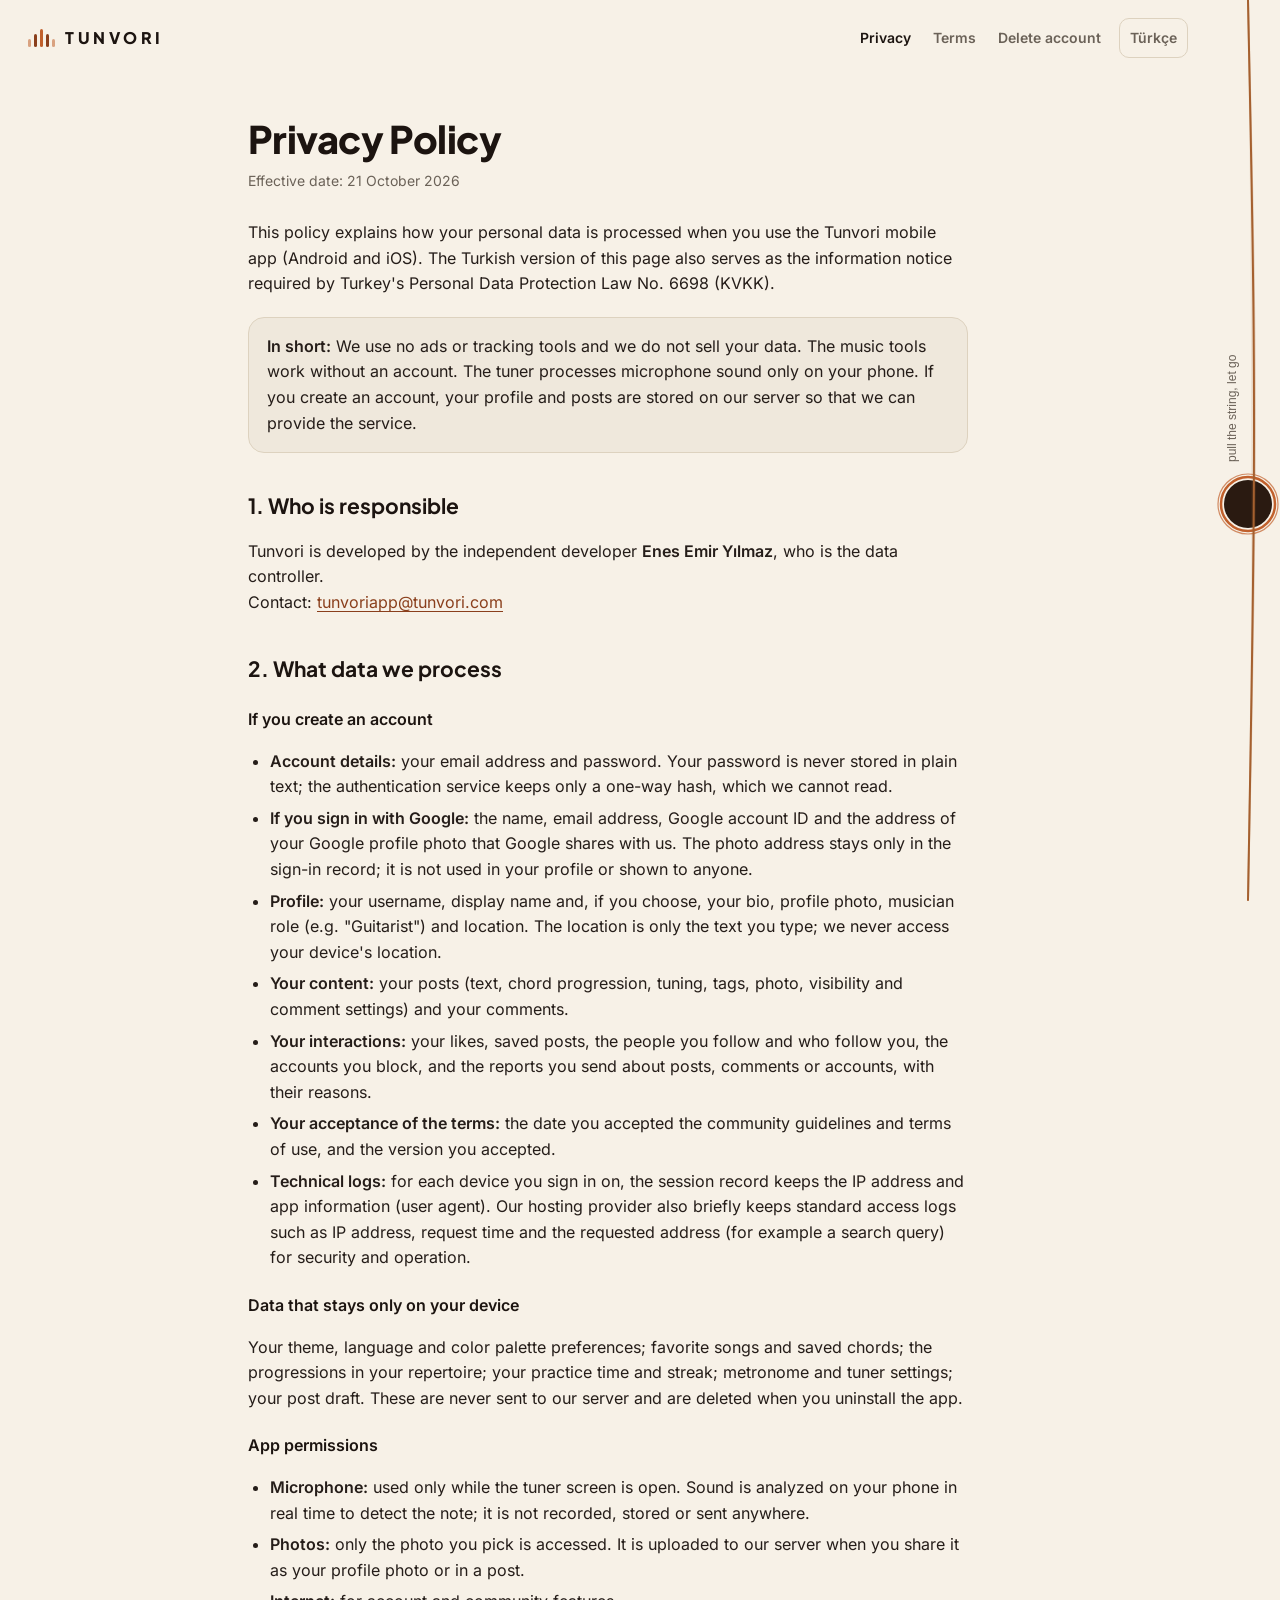
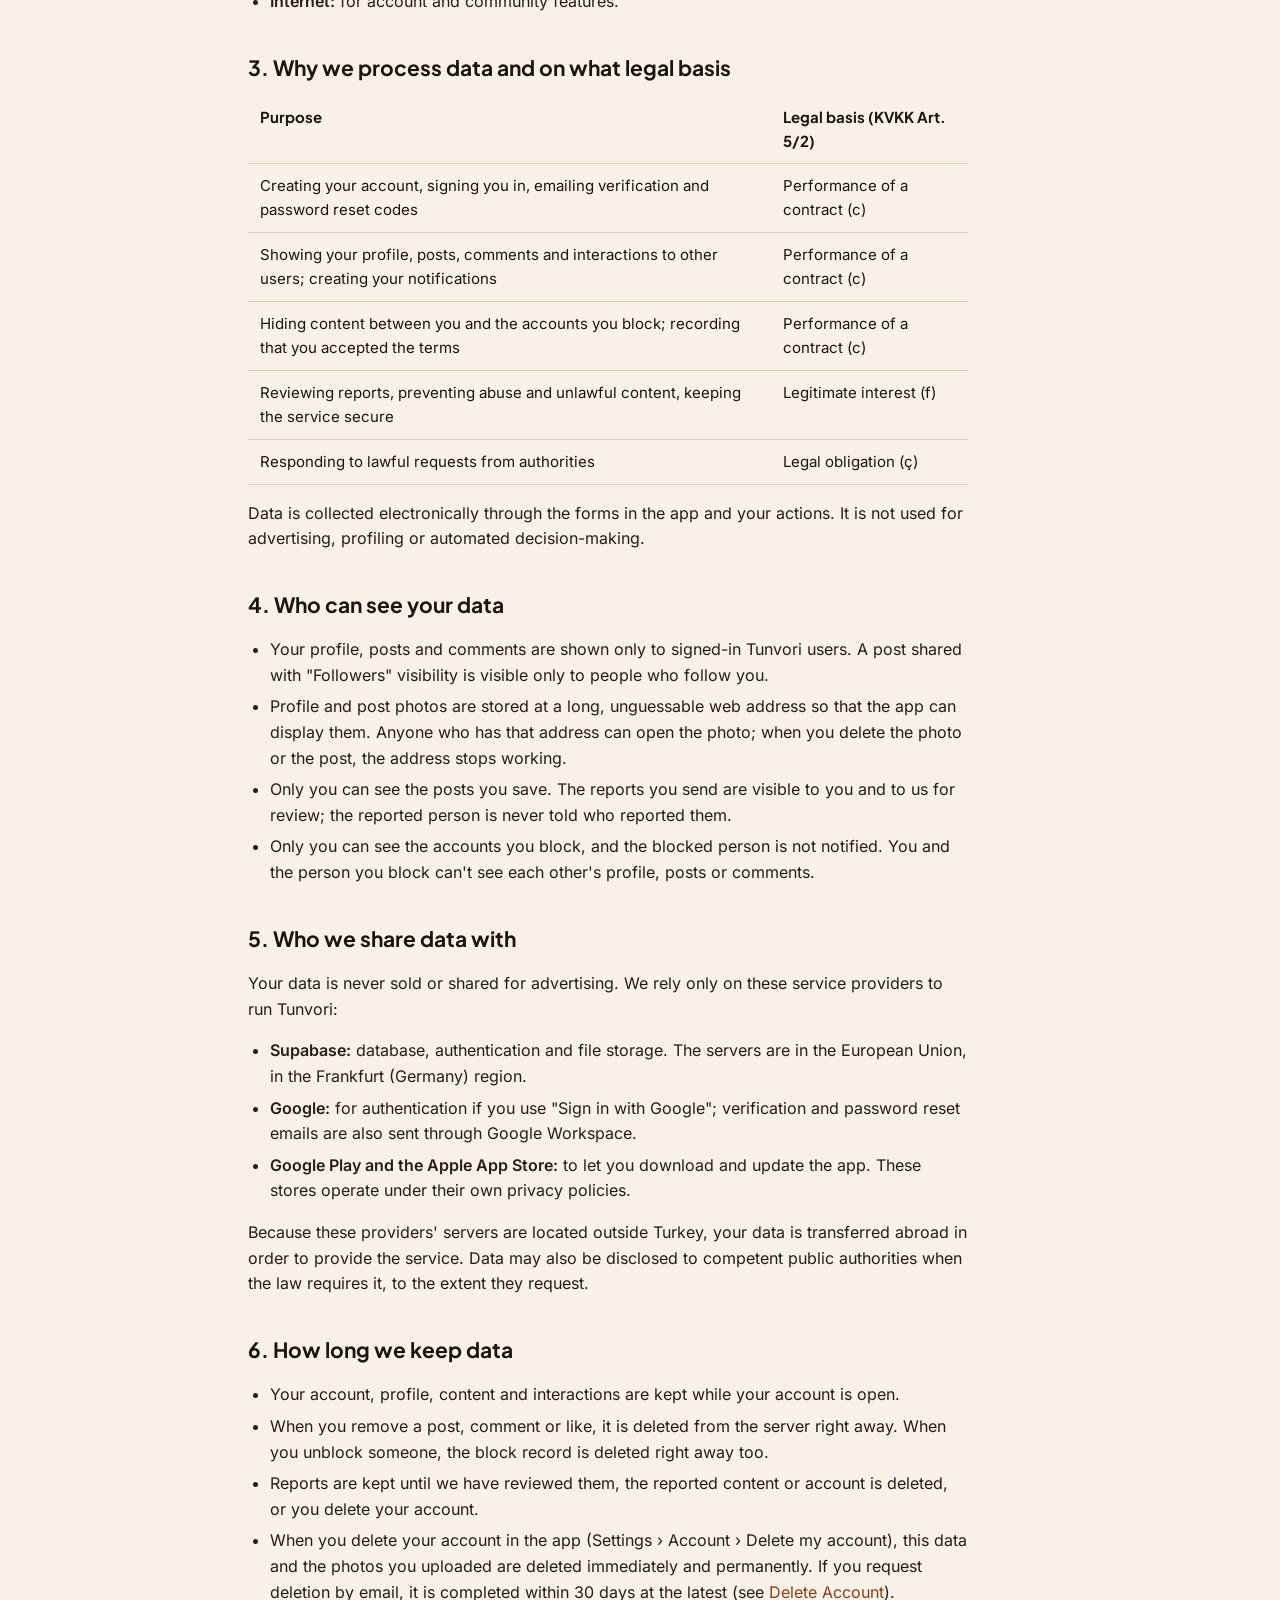
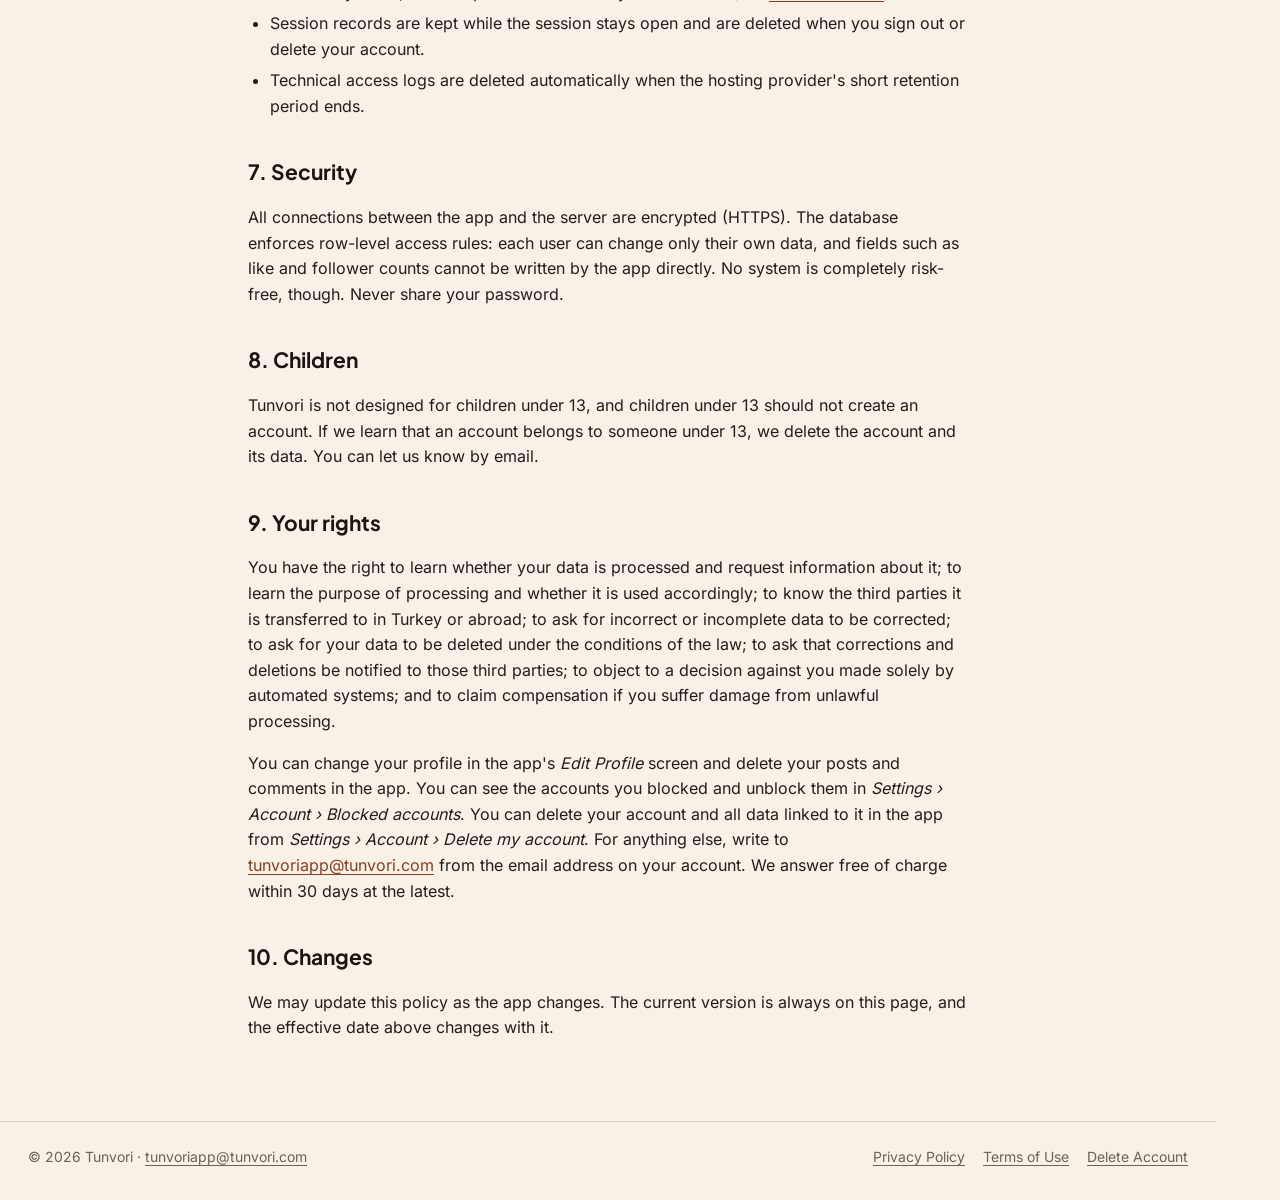
<file: en/privacy.html>
<!doctype html>
<html lang="en">
<head>
  <meta charset="utf-8">
  <meta name="viewport" content="width=device-width, initial-scale=1">
  <title>Privacy Policy — Tunvori</title>
  <meta name="description" content="Tunvori privacy policy: what data we process and why, who we share it with, and your rights.">
  <link rel="icon" href="/assets/favicon.svg" type="image/svg+xml">
  <link rel="alternate" hreflang="tr" href="https://tunvori.com/gizlilik">
  <link rel="alternate" hreflang="en" href="https://tunvori.com/en/privacy">
  <meta name="theme-color" content="#f7f1e7">
  <link rel="stylesheet" href="/assets/site.css?v=3">
  <script src="/assets/site.js?v=3"></script>
</head>
<body>
  <header class="topbar">
    <div class="wrap">
      <a class="brand" href="/en/" aria-label="Tunvori home">
        <span class="brand-mark" aria-hidden="true"><span></span><span></span><span></span><span></span><span></span></span>
        <span class="brand-word">TUNVORI</span>
      </a>
      <nav class="nav" aria-label="Site">
        <a href="/en/privacy" aria-current="page">Privacy</a>
        <a href="/en/terms">Terms</a>
        <a href="/en/delete-account">Delete account</a>
        <a class="lang" href="/gizlilik" hreflang="tr" lang="tr">Türkçe</a>
      </nav>
    </div>
  </header>

  <main class="doc">
    <h1>Privacy Policy</h1>
    <p class="meta">Effective date: 21 October 2026</p>

    <p>This policy explains how your personal data is processed when you use the Tunvori mobile app (Android and iOS). The Turkish version of this page also serves as the information notice required by Turkey's Personal Data Protection Law No. 6698 (KVKK).</p>

    <div class="note">
      <p><strong>In short:</strong> We use no ads or tracking tools and we do not sell your data. The music tools work without an account. The tuner processes microphone sound only on your phone. If you create an account, your profile and posts are stored on our server so that we can provide the service.</p>
    </div>

    <h2>1. Who is responsible</h2>
    <p>Tunvori is developed by the independent developer <strong>Enes Emir Yılmaz</strong>, who is the data controller.<br>
    Contact: <a href="mailto:tunvoriapp@tunvori.com">tunvoriapp@tunvori.com</a></p>

    <h2>2. What data we process</h2>

    <h3>If you create an account</h3>
    <ul>
      <li><strong>Account details:</strong> your email address and password. Your password is never stored in plain text; the authentication service keeps only a one-way hash, which we cannot read.</li>
      <li><strong>If you sign in with Google:</strong> the name, email address, Google account ID and the address of your Google profile photo that Google shares with us. The photo address stays only in the sign-in record; it is not used in your profile or shown to anyone.</li>
      <li><strong>Profile:</strong> your username, display name and, if you choose, your bio, profile photo, musician role (e.g. "Guitarist") and location. The location is only the text you type; we never access your device's location.</li>
      <li><strong>Your content:</strong> your posts (text, chord progression, tuning, tags, photo, visibility and comment settings) and your comments.</li>
      <li><strong>Your interactions:</strong> your likes, saved posts, the people you follow and who follow you, the accounts you block, and the reports you send about posts, comments or accounts, with their reasons.</li>
      <li><strong>Your acceptance of the terms:</strong> the date you accepted the community guidelines and terms of use, and the version you accepted.</li>
      <li><strong>Technical logs:</strong> for each device you sign in on, the session record keeps the IP address and app information (user agent). Our hosting provider also briefly keeps standard access logs such as IP address, request time and the requested address (for example a search query) for security and operation.</li>
    </ul>

    <h3>Data that stays only on your device</h3>
    <p>Your theme, language and color palette preferences; favorite songs and saved chords; the progressions in your repertoire; your practice time and streak; metronome and tuner settings; your post draft. These are never sent to our server and are deleted when you uninstall the app.</p>

    <h3>App permissions</h3>
    <ul>
      <li><strong>Microphone:</strong> used only while the tuner screen is open. Sound is analyzed on your phone in real time to detect the note; it is not recorded, stored or sent anywhere.</li>
      <li><strong>Photos:</strong> only the photo you pick is accessed. It is uploaded to our server when you share it as your profile photo or in a post.</li>
      <li><strong>Internet:</strong> for account and community features.</li>
    </ul>

    <h2>3. Why we process data and on what legal basis</h2>
    <div class="table-wrap">
      <table>
        <thead><tr><th>Purpose</th><th>Legal basis (KVKK Art. 5/2)</th></tr></thead>
        <tbody>
          <tr><td>Creating your account, signing you in, emailing verification and password reset codes</td><td>Performance of a contract (c)</td></tr>
          <tr><td>Showing your profile, posts, comments and interactions to other users; creating your notifications</td><td>Performance of a contract (c)</td></tr>
          <tr><td>Hiding content between you and the accounts you block; recording that you accepted the terms</td><td>Performance of a contract (c)</td></tr>
          <tr><td>Reviewing reports, preventing abuse and unlawful content, keeping the service secure</td><td>Legitimate interest (f)</td></tr>
          <tr><td>Responding to lawful requests from authorities</td><td>Legal obligation (ç)</td></tr>
        </tbody>
      </table>
    </div>
    <p>Data is collected electronically through the forms in the app and your actions. It is not used for advertising, profiling or automated decision-making.</p>

    <h2>4. Who can see your data</h2>
    <ul>
      <li>Your profile, posts and comments are shown only to signed-in Tunvori users. A post shared with "Followers" visibility is visible only to people who follow you.</li>
      <li>Profile and post photos are stored at a long, unguessable web address so that the app can display them. Anyone who has that address can open the photo; when you delete the photo or the post, the address stops working.</li>
      <li>Only you can see the posts you save. The reports you send are visible to you and to us for review; the reported person is never told who reported them.</li>
      <li>Only you can see the accounts you block, and the blocked person is not notified. You and the person you block can't see each other's profile, posts or comments.</li>
    </ul>

    <h2>5. Who we share data with</h2>
    <p>Your data is never sold or shared for advertising. We rely only on these service providers to run Tunvori:</p>
    <ul>
      <li><strong>Supabase:</strong> database, authentication and file storage. The servers are in the European Union, in the Frankfurt (Germany) region.</li>
      <li><strong>Google:</strong> for authentication if you use "Sign in with Google"; verification and password reset emails are also sent through Google Workspace.</li>
      <li><strong>Google Play and the Apple App Store:</strong> to let you download and update the app. These stores operate under their own privacy policies.</li>
    </ul>
    <p>Because these providers' servers are located outside Turkey, your data is transferred abroad in order to provide the service. Data may also be disclosed to competent public authorities when the law requires it, to the extent they request.</p>

    <h2>6. How long we keep data</h2>
    <ul>
      <li>Your account, profile, content and interactions are kept while your account is open.</li>
      <li>When you remove a post, comment or like, it is deleted from the server right away. When you unblock someone, the block record is deleted right away too.</li>
      <li>Reports are kept until we have reviewed them, the reported content or account is deleted, or you delete your account.</li>
      <li>When you delete your account in the app (Settings › Account › Delete my account), this data and the photos you uploaded are deleted immediately and permanently. If you request deletion by email, it is completed within 30 days at the latest (see <a href="/en/delete-account">Delete Account</a>).</li>
      <li>Session records are kept while the session stays open and are deleted when you sign out or delete your account.</li>
      <li>Technical access logs are deleted automatically when the hosting provider's short retention period ends.</li>
    </ul>

    <h2>7. Security</h2>
    <p>All connections between the app and the server are encrypted (HTTPS). The database enforces row-level access rules: each user can change only their own data, and fields such as like and follower counts cannot be written by the app directly. No system is completely risk-free, though. Never share your password.</p>

    <h2>8. Children</h2>
    <p>Tunvori is not designed for children under 13, and children under 13 should not create an account. If we learn that an account belongs to someone under 13, we delete the account and its data. You can let us know by email.</p>

    <h2>9. Your rights</h2>
    <p>You have the right to learn whether your data is processed and request information about it; to learn the purpose of processing and whether it is used accordingly; to know the third parties it is transferred to in Turkey or abroad; to ask for incorrect or incomplete data to be corrected; to ask for your data to be deleted under the conditions of the law; to ask that corrections and deletions be notified to those third parties; to object to a decision against you made solely by automated systems; and to claim compensation if you suffer damage from unlawful processing.</p>
    <p>You can change your profile in the app's <em>Edit Profile</em> screen and delete your posts and comments in the app. You can see the accounts you blocked and unblock them in <em>Settings › Account › Blocked accounts</em>. You can delete your account and all data linked to it in the app from <em>Settings › Account › Delete my account</em>. For anything else, write to <a href="mailto:tunvoriapp@tunvori.com">tunvoriapp@tunvori.com</a> from the email address on your account. We answer free of charge within 30 days at the latest.</p>

    <h2>10. Changes</h2>
    <p>We may update this policy as the app changes. The current version is always on this page, and the effective date above changes with it.</p>
  </main>

  <footer class="footer">
    <div class="wrap">
      <span>© 2026 Tunvori · <a href="mailto:tunvoriapp@tunvori.com">tunvoriapp@tunvori.com</a></span>
      <nav aria-label="Legal">
        <a href="/en/privacy">Privacy Policy</a>
        <a href="/en/terms">Terms of Use</a>
        <a href="/en/delete-account">Delete Account</a>
      </nav>
    </div>
  </footer>
</body>
</html>
</file>
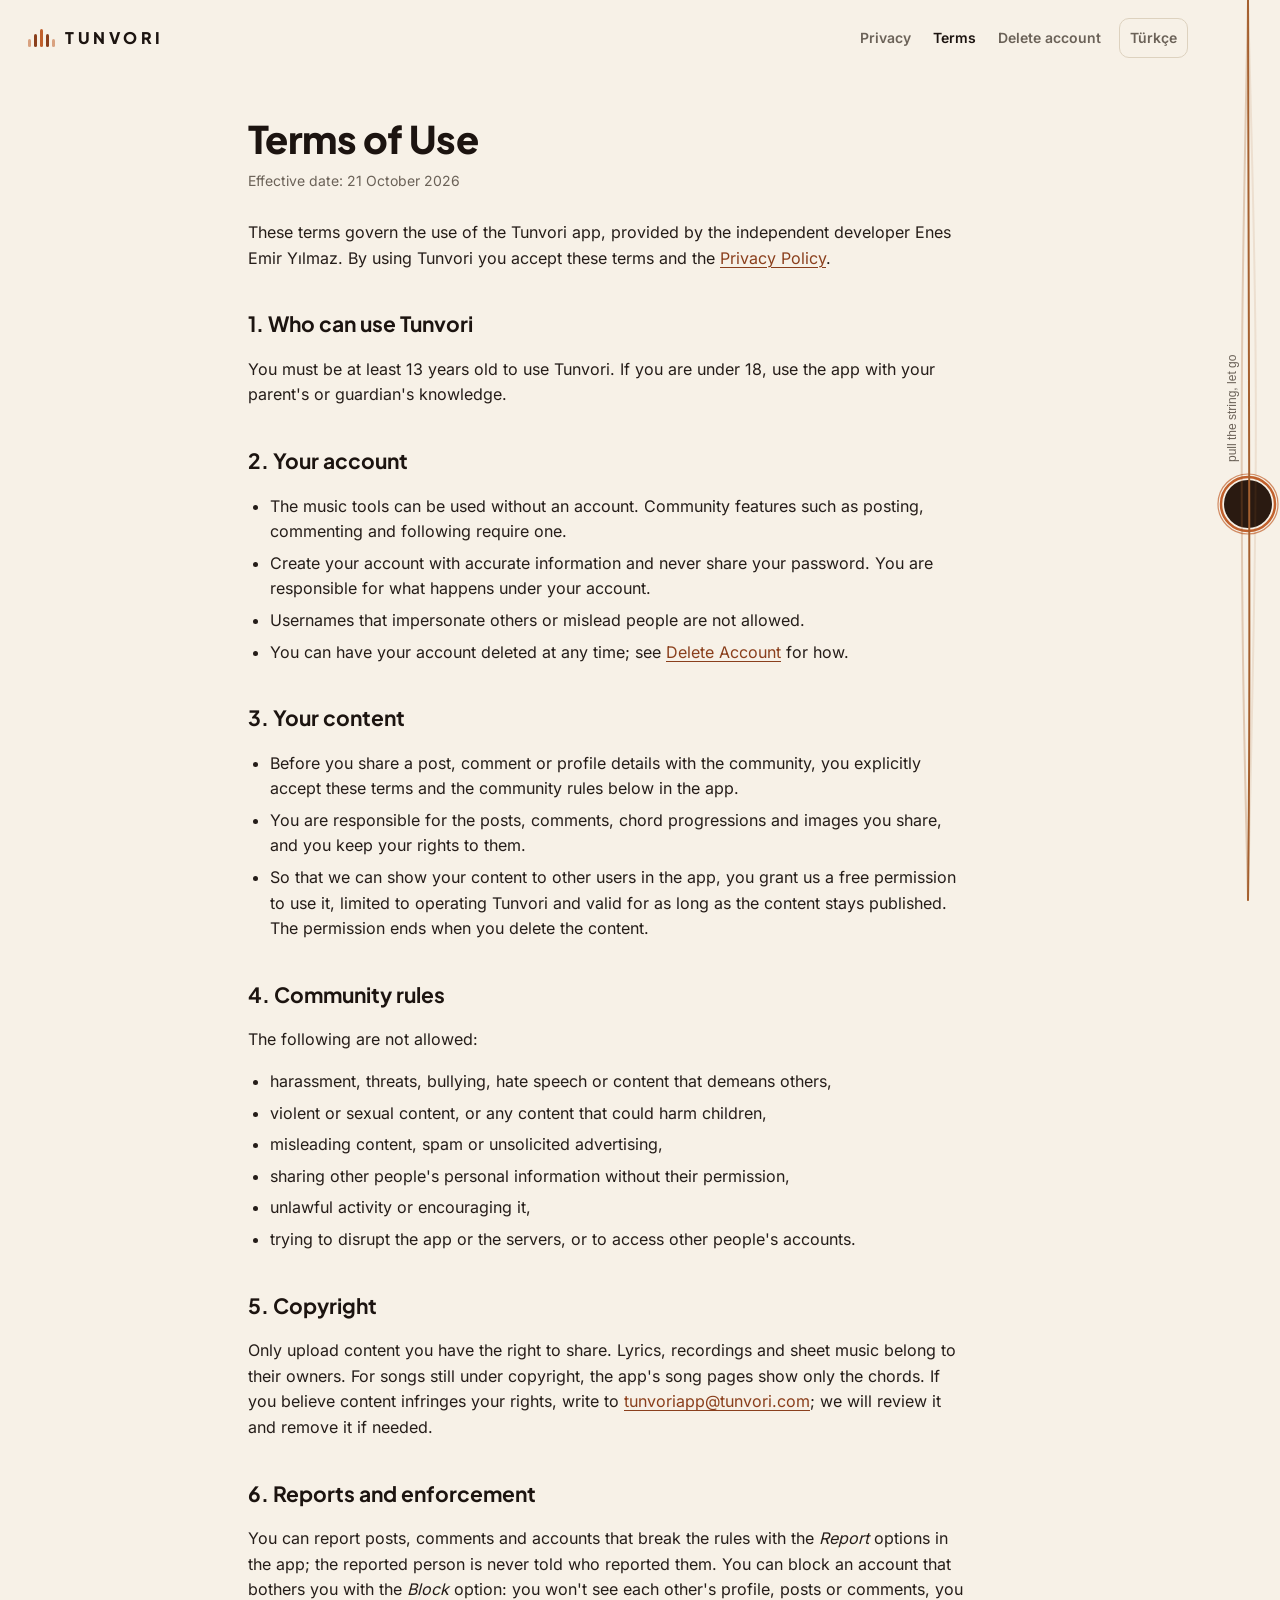
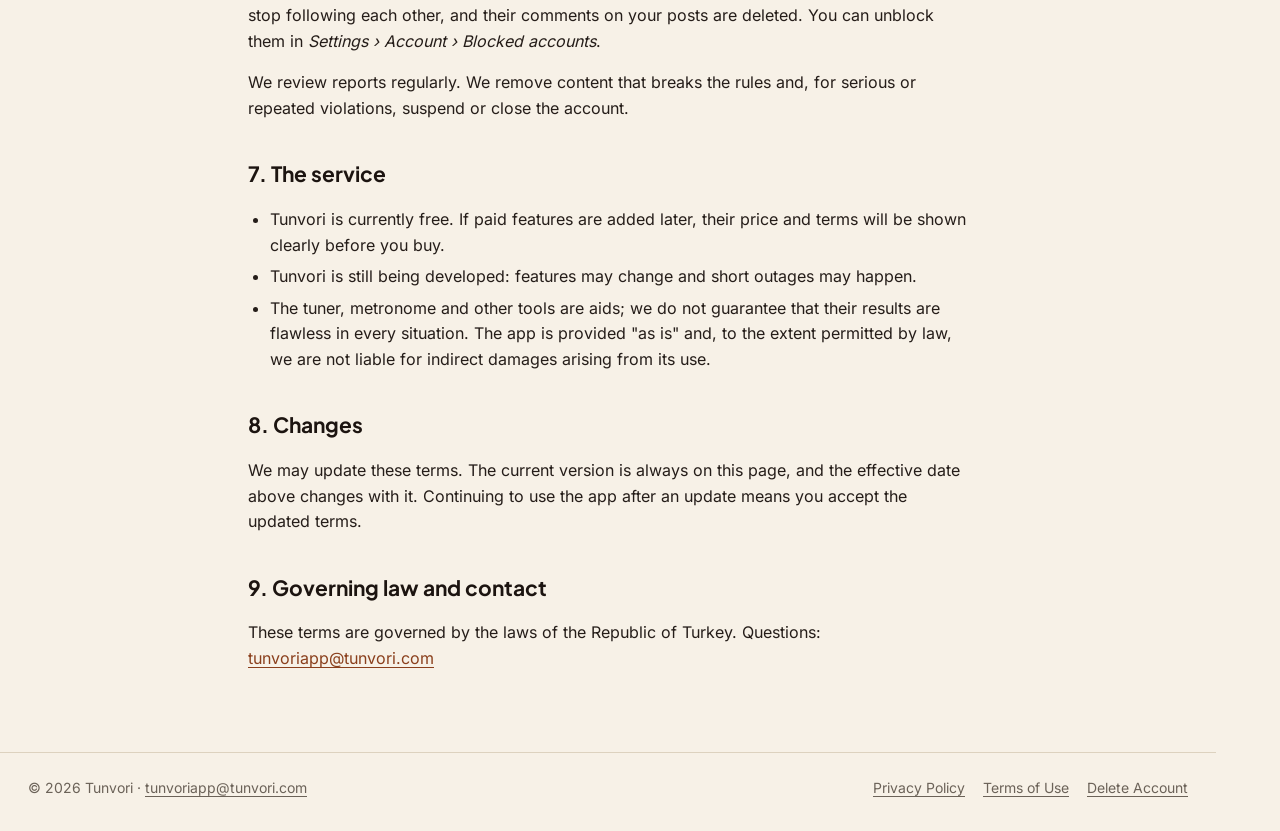
<file: en/terms.html>
<!doctype html>
<html lang="en">
<head>
  <meta charset="utf-8">
  <meta name="viewport" content="width=device-width, initial-scale=1">
  <title>Terms of Use — Tunvori</title>
  <meta name="description" content="Tunvori terms of use: your account, your content, copyright and community rules.">
  <link rel="icon" href="/assets/favicon.svg" type="image/svg+xml">
  <link rel="alternate" hreflang="tr" href="https://tunvori.com/kosullar">
  <link rel="alternate" hreflang="en" href="https://tunvori.com/en/terms">
  <meta name="theme-color" content="#f7f1e7">
  <link rel="stylesheet" href="/assets/site.css?v=3">
  <script src="/assets/site.js?v=3"></script>
</head>
<body>
  <header class="topbar">
    <div class="wrap">
      <a class="brand" href="/en/" aria-label="Tunvori home">
        <span class="brand-mark" aria-hidden="true"><span></span><span></span><span></span><span></span><span></span></span>
        <span class="brand-word">TUNVORI</span>
      </a>
      <nav class="nav" aria-label="Site">
        <a href="/en/privacy">Privacy</a>
        <a href="/en/terms" aria-current="page">Terms</a>
        <a href="/en/delete-account">Delete account</a>
        <a class="lang" href="/kosullar" hreflang="tr" lang="tr">Türkçe</a>
      </nav>
    </div>
  </header>

  <main class="doc">
    <h1>Terms of Use</h1>
    <p class="meta">Effective date: 21 October 2026</p>

    <p>These terms govern the use of the Tunvori app, provided by the independent developer Enes Emir Yılmaz. By using Tunvori you accept these terms and the <a href="/en/privacy">Privacy Policy</a>.</p>

    <h2>1. Who can use Tunvori</h2>
    <p>You must be at least 13 years old to use Tunvori. If you are under 18, use the app with your parent's or guardian's knowledge.</p>

    <h2>2. Your account</h2>
    <ul>
      <li>The music tools can be used without an account. Community features such as posting, commenting and following require one.</li>
      <li>Create your account with accurate information and never share your password. You are responsible for what happens under your account.</li>
      <li>Usernames that impersonate others or mislead people are not allowed.</li>
      <li>You can have your account deleted at any time; see <a href="/en/delete-account">Delete Account</a> for how.</li>
    </ul>

    <h2>3. Your content</h2>
    <ul>
      <li>Before you share a post, comment or profile details with the community, you explicitly accept these terms and the community rules below in the app.</li>
      <li>You are responsible for the posts, comments, chord progressions and images you share, and you keep your rights to them.</li>
      <li>So that we can show your content to other users in the app, you grant us a free permission to use it, limited to operating Tunvori and valid for as long as the content stays published. The permission ends when you delete the content.</li>
    </ul>

    <h2>4. Community rules</h2>
    <p>The following are not allowed:</p>
    <ul>
      <li>harassment, threats, bullying, hate speech or content that demeans others,</li>
      <li>violent or sexual content, or any content that could harm children,</li>
      <li>misleading content, spam or unsolicited advertising,</li>
      <li>sharing other people's personal information without their permission,</li>
      <li>unlawful activity or encouraging it,</li>
      <li>trying to disrupt the app or the servers, or to access other people's accounts.</li>
    </ul>

    <h2>5. Copyright</h2>
    <p>Only upload content you have the right to share. Lyrics, recordings and sheet music belong to their owners. For songs still under copyright, the app's song pages show only the chords. If you believe content infringes your rights, write to <a href="mailto:tunvoriapp@tunvori.com">tunvoriapp@tunvori.com</a>; we will review it and remove it if needed.</p>

    <h2>6. Reports and enforcement</h2>
    <p>You can report posts, comments and accounts that break the rules with the <em>Report</em> options in the app; the reported person is never told who reported them. You can block an account that bothers you with the <em>Block</em> option: you won't see each other's profile, posts or comments, you stop following each other, and their comments on your posts are deleted. You can unblock them in <em>Settings › Account › Blocked accounts</em>.</p>
    <p>We review reports regularly. We remove content that breaks the rules and, for serious or repeated violations, suspend or close the account.</p>

    <h2>7. The service</h2>
    <ul>
      <li>Tunvori is currently free. If paid features are added later, their price and terms will be shown clearly before you buy.</li>
      <li>Tunvori is still being developed: features may change and short outages may happen.</li>
      <li>The tuner, metronome and other tools are aids; we do not guarantee that their results are flawless in every situation. The app is provided "as is" and, to the extent permitted by law, we are not liable for indirect damages arising from its use.</li>
    </ul>

    <h2>8. Changes</h2>
    <p>We may update these terms. The current version is always on this page, and the effective date above changes with it. Continuing to use the app after an update means you accept the updated terms.</p>

    <h2>9. Governing law and contact</h2>
    <p>These terms are governed by the laws of the Republic of Turkey. Questions: <a href="mailto:tunvoriapp@tunvori.com">tunvoriapp@tunvori.com</a></p>
  </main>

  <footer class="footer">
    <div class="wrap">
      <span>© 2026 Tunvori · <a href="mailto:tunvoriapp@tunvori.com">tunvoriapp@tunvori.com</a></span>
      <nav aria-label="Legal">
        <a href="/en/privacy">Privacy Policy</a>
        <a href="/en/terms">Terms of Use</a>
        <a href="/en/delete-account">Delete Account</a>
      </nav>
    </div>
  </footer>
</body>
</html>
</file>
<file: assets/site.css>
/* Tunvori web sitesi: uygulamanın Sunburst (açık) ve Midnight Indigo (koyu) paletleri,
   Plus Jakarta Sans (başlık) ve Inter (metin). Değerler theme/TunvoriPalette.kt ile aynıdır. */

@font-face {
  font-family: "Inter";
  src: url("fonts/inter_regular.ttf") format("truetype");
  font-weight: 400;
  font-display: swap;
}
@font-face {
  font-family: "Inter";
  src: url("fonts/inter_semibold.ttf") format("truetype");
  font-weight: 600;
  font-display: swap;
}
@font-face {
  font-family: "Plus Jakarta Sans";
  src: url("fonts/plus_jakarta_sans_bold.ttf") format("truetype");
  font-weight: 700;
  font-display: swap;
}
@font-face {
  font-family: "Plus Jakarta Sans";
  src: url("fonts/plus_jakarta_sans_extrabold.ttf") format("truetype");
  font-weight: 800;
  font-display: swap;
}

/* Sunburst açık */
:root {
  color-scheme: light;
  --bg: #f7f1e7;
  --surface: #efe8dc;
  --surface-high: #e7dfd1;
  --text: #1c1410;
  --muted: #6b6258;
  --line: #ddd2bf;
  --accent: #c1602c;
  --accent-deep: #8a3f1c;
  --on-accent: #fffdf9;
  --link: #8a3f1c;
  --bar-mid: #8a3f1c;
  --string: #a5602f;
  --hole: #2a1a11;
  --rosette: #c1602c;
  --frame: #17110d;
  --frame-shadow: 0 30px 50px -30px rgba(70, 38, 18, 0.5);
  --headline: "Plus Jakarta Sans", "Inter", system-ui, sans-serif;
  --body: "Inter", system-ui, -apple-system, "Segoe UI", sans-serif;
  --max: 1200px;
  --zone: 64px;
}

/* Midnight Indigo koyu: sistem koyuysa (seçim yapılmadıysa) ya da kullanıcı seçtiyse */
@media (prefers-color-scheme: dark) {
  :root:not([data-theme="light"]) {
    color-scheme: dark;
    --bg: #120e1a;
    --surface: #1b1626;
    --surface-high: #231d31;
    --text: #f3f1fa;
    --muted: #a9a4ba;
    --line: #2c2541;
    --accent: #8b7bf0;
    --accent-deep: #4b3fa0;
    --on-accent: #120e1a;
    --link: #a99df5;
    --bar-mid: #f3f1fa;
    --string: #cbc4e6;
    --hole: #07050c;
    --rosette: #8b7bf0;
    --frame: #050409;
    --frame-shadow: 0 0 0 1px rgba(243, 241, 250, 0.07);
  }
}
:root[data-theme="dark"] {
  color-scheme: dark;
  --bg: #120e1a;
  --surface: #1b1626;
  --surface-high: #231d31;
  --text: #f3f1fa;
  --muted: #a9a4ba;
  --line: #2c2541;
  --accent: #8b7bf0;
  --accent-deep: #4b3fa0;
  --on-accent: #120e1a;
  --link: #a99df5;
  --bar-mid: #f3f1fa;
  --string: #cbc4e6;
  --hole: #07050c;
  --rosette: #8b7bf0;
  --frame: #050409;
  --frame-shadow: 0 0 0 1px rgba(243, 241, 250, 0.07);
}

@media (max-width: 640px) {
  :root { --zone: 44px; }
}

* { box-sizing: border-box; }

html { -webkit-text-size-adjust: 100%; }

body {
  margin: 0;
  background: var(--bg);
  color: var(--text);
  font-family: var(--body);
  font-size: 16px;
  line-height: 1.6;
  -webkit-font-smoothing: antialiased;
}

/* Gitar teli sağ kenarda durur; içerik onun altına girmez. */
.js body { padding-right: var(--zone); }

/* Tema değişirken renkler yumuşakça geçer (site.js sınıfı kısa süreliğine ekler). */
.theme-shift body,
.theme-shift body * {
  transition: background-color 0.5s ease, color 0.5s ease, border-color 0.5s ease, stroke 0.5s ease, box-shadow 0.5s ease;
}

::selection { background: color-mix(in srgb, var(--accent) 30%, transparent); }

a { color: var(--link); text-decoration-thickness: 1px; text-underline-offset: 3px; }
a:hover { text-decoration-thickness: 2px; }
a:focus-visible { outline: 2px solid var(--accent); outline-offset: 3px; border-radius: 6px; }

.wrap { width: 100%; max-width: var(--max); margin: 0 auto; padding: 0 20px; }

/* --- Üst bar --- */
.topbar .wrap { display: flex; align-items: center; justify-content: space-between; gap: 16px; min-height: 76px; }

.brand { display: inline-flex; align-items: center; gap: 10px; color: var(--text); text-decoration: none; }
.brand-word { font-family: var(--headline); font-weight: 800; font-size: 16px; letter-spacing: 0.22em; }
.brand-mark { display: flex; align-items: flex-end; gap: 3px; height: 18px; }
.brand-mark span { display: block; width: 3px; border-radius: 3px; background: var(--accent); }
.brand-mark span:nth-child(1), .brand-mark span:nth-child(5) { height: 8px; opacity: 0.55; }
.brand-mark span:nth-child(2), .brand-mark span:nth-child(4) { height: 13px; background: var(--bar-mid); }
.brand-mark span:nth-child(3) { height: 18px; }

.nav { display: flex; align-items: center; gap: 2px; flex-wrap: wrap; justify-content: flex-end; }
.nav a { color: var(--muted); text-decoration: none; font-size: 14px; font-weight: 600; padding: 8px 10px; border-radius: 10px; }
.nav a:hover, .nav a[aria-current="page"] { color: var(--text); }
.nav .lang { margin-left: 6px; border: 1px solid var(--line); }

/* --- Ana sayfa --- */
.home { display: flex; flex-direction: column; min-height: 100vh; min-height: 100svh; }
.home main { flex: 1; display: flex; align-items: center; padding: 24px 0 40px; }

.hero {
  display: grid;
  grid-template-columns: minmax(0, 0.8fr) minmax(0, 1.2fr);
  gap: 56px;
  align-items: center;
}

.hero h1 {
  margin: 0 0 20px;
  font-family: var(--headline);
  font-weight: 800;
  font-size: clamp(40px, 5.6vw, 70px);
  line-height: 1.02;
  letter-spacing: -0.03em;
  text-wrap: balance;
}
.nowrap { white-space: nowrap; }
.lead { margin: 0 0 28px; max-width: 30em; color: var(--muted); font-size: 18px; }

.soon {
  display: inline-block;
  margin: 0;
  padding: 11px 20px;
  border-radius: 999px;
  border: 1.5px solid var(--accent);
  font-weight: 600;
  font-size: 15px;
}
.fine { margin: 18px 0 0; color: var(--muted); font-size: 14px; }

.shots {
  display: grid;
  grid-template-columns: repeat(3, minmax(0, 1fr));
  gap: 22px;
  margin: 0;
  padding: 0;
  list-style: none;
}
/* Telefonlar ekranın yüksekliğine sığar: alçak dizüstü ekranlarında da tek ekran. */
.shot { max-width: calc(56vh * 0.45); max-width: calc(56svh * 0.45); justify-self: center; }
.phone { padding: 5px; border-radius: 26px; background: var(--frame); box-shadow: var(--frame-shadow); }
.phone img { display: block; width: 100%; height: auto; border-radius: 21px; }
.shot h2 { margin: 16px 0 4px; font-family: var(--headline); font-weight: 700; font-size: 16px; line-height: 1.3; }
.shot p { margin: 0; color: var(--muted); font-size: 14px; line-height: 1.45; }

@media (max-width: 860px) {
  .home main { align-items: flex-start; padding-top: 12px; }
  .hero { grid-template-columns: minmax(0, 1fr); gap: 36px; }
  .lead { font-size: 17px; }
  .shots {
    display: flex;
    gap: 14px;
    margin: 0 -20px;
    padding: 4px 20px 8px;
    overflow-x: auto;
    scroll-snap-type: x mandatory;
    scroll-padding: 0 20px;
    scrollbar-width: none;
  }
  .shots::-webkit-scrollbar { display: none; }
  .shot { flex: 0 0 min(58%, 240px); max-width: none; scroll-snap-align: start; }
}

/* --- Hukuki sayfalar --- */
.doc { max-width: 760px; margin: 0 auto; padding: 40px 20px 64px; }
.doc h1 { margin: 0 0 8px; font-family: var(--headline); font-weight: 800; font-size: clamp(28px, 5vw, 38px); line-height: 1.2; letter-spacing: -0.015em; }
.doc .meta { margin: 0 0 28px; color: var(--muted); font-size: 14px; }
.doc h2 { margin: 36px 0 10px; font-family: var(--headline); font-weight: 700; font-size: 21px; }
.doc h3 { margin: 22px 0 6px; font-size: 16px; font-weight: 600; }
.doc p, .doc li { color: color-mix(in srgb, var(--text) 88%, var(--muted)); }
.doc ul, .doc ol { padding-left: 22px; }
.doc li { margin: 6px 0; }
.note {
  margin: 20px 0;
  padding: 16px 18px;
  border-radius: 16px;
  background: var(--surface);
  border: 1px solid var(--line);
}
.note p { margin: 0; }
.note p + p { margin-top: 8px; }
.doc .steps { counter-reset: step; list-style: none; padding: 0; }
.steps li { counter-increment: step; position: relative; padding-left: 44px; margin: 14px 0; }
.steps li::before {
  content: counter(step);
  position: absolute;
  left: 0;
  top: 0;
  width: 30px;
  height: 30px;
  border-radius: 50%;
  display: grid;
  place-items: center;
  background: var(--accent);
  color: var(--on-accent);
  font-weight: 600;
  font-size: 14px;
}
.table-wrap { overflow-x: auto; }
table { width: 100%; border-collapse: collapse; font-size: 15px; }
th, td { text-align: left; vertical-align: top; padding: 10px 12px; border-bottom: 1px solid var(--line); }
th { font-family: var(--headline); font-weight: 700; }

/* --- Alt bilgi --- */
.footer { padding: 24px 0 32px; color: var(--muted); font-size: 14px; }
.doc + .footer { border-top: 1px solid var(--line); }
.footer .wrap { display: flex; flex-wrap: wrap; gap: 10px 24px; align-items: center; justify-content: space-between; }
.footer nav { display: flex; flex-wrap: wrap; gap: 8px 18px; }
.footer a { color: var(--muted); }
.footer a:hover { color: var(--text); }

/* --- Gitar teli (site.js oluşturur): çekip bırakınca titrer, nota çalar, temayı değiştirir --- */
.tel {
  position: fixed;
  top: 0;
  right: 0;
  z-index: 20;
  width: var(--zone);
  height: 100vh;
  height: 100dvh;
  margin: 0;
  padding: 0;
  border: 0;
  background: none;
  color: var(--text);
  cursor: grab;
  touch-action: pan-y;
  user-select: none;
  -webkit-user-select: none;
  -webkit-touch-callout: none;
  -webkit-tap-highlight-color: transparent;
}
.tel.is-held { cursor: grabbing; }
.tel:focus { outline: none; }
.tel:focus-visible::after {
  content: "";
  position: absolute;
  inset: 10px 8px;
  border: 2px solid var(--accent);
  border-radius: 999px;
}
.tel svg { position: absolute; inset: 0; width: 100%; height: 100%; overflow: visible; pointer-events: none; }
.tel path { fill: none; stroke: var(--string); stroke-linecap: round; stroke-linejoin: round; }
.tel .string { stroke-width: 2; }
.tel .ghost { stroke-width: 2; opacity: 0; }
.tel .hole { fill: var(--hole); }
.tel .rosette { fill: none; stroke: var(--rosette); stroke-width: 2.5; }
.tel .rosette.thin { stroke-width: 1.2; opacity: 0.7; }

.tel-hint {
  position: absolute;
  top: 50%;
  right: calc(var(--zone) / 2 + 9px);
  writing-mode: vertical-rl;
  transform: translateY(-100%) rotate(180deg);
  color: var(--muted);
  font-size: 12px;
  white-space: nowrap;
  pointer-events: none;
  transition: opacity 0.4s ease;
}
.tel.is-known .tel-hint { opacity: 0; }

.tel-note {
  position: absolute;
  top: 0;
  right: calc(var(--zone) / 2 + 16px);
  padding: 3px 9px;
  border-radius: 8px;
  background: var(--surface-high);
  color: var(--text);
  font-size: 13px;
  font-weight: 600;
  font-variant-numeric: tabular-nums;
  white-space: nowrap;
  pointer-events: none;
  opacity: 0;
}
.tel-note.is-on { animation: tel-note 1.6s ease-out forwards; }
@keyframes tel-note {
  0% { opacity: 0; transform: translate(4px, -50%); }
  12% { opacity: 1; transform: translate(0, -50%); }
  70% { opacity: 1; transform: translate(0, -50%); }
  100% { opacity: 0; transform: translate(0, -50%); }
}

@media (prefers-reduced-motion: reduce) {
  .theme-shift body, .theme-shift body * { transition: none; }
  .tel-hint { transition: none; }
  .tel-note.is-on { animation: tel-note-still 1.6s step-end forwards; transform: translateY(-50%); }
  @keyframes tel-note-still {
    0% { opacity: 1; }
    100% { opacity: 0; }
  }
}

@media (max-width: 560px) {
  .topbar .wrap { min-height: 64px; flex-wrap: wrap; padding-top: 10px; padding-bottom: 10px; }
  .nav a { padding: 6px 7px; font-size: 13px; }
  .nav .lang { margin-left: 2px; }
}
</file>
